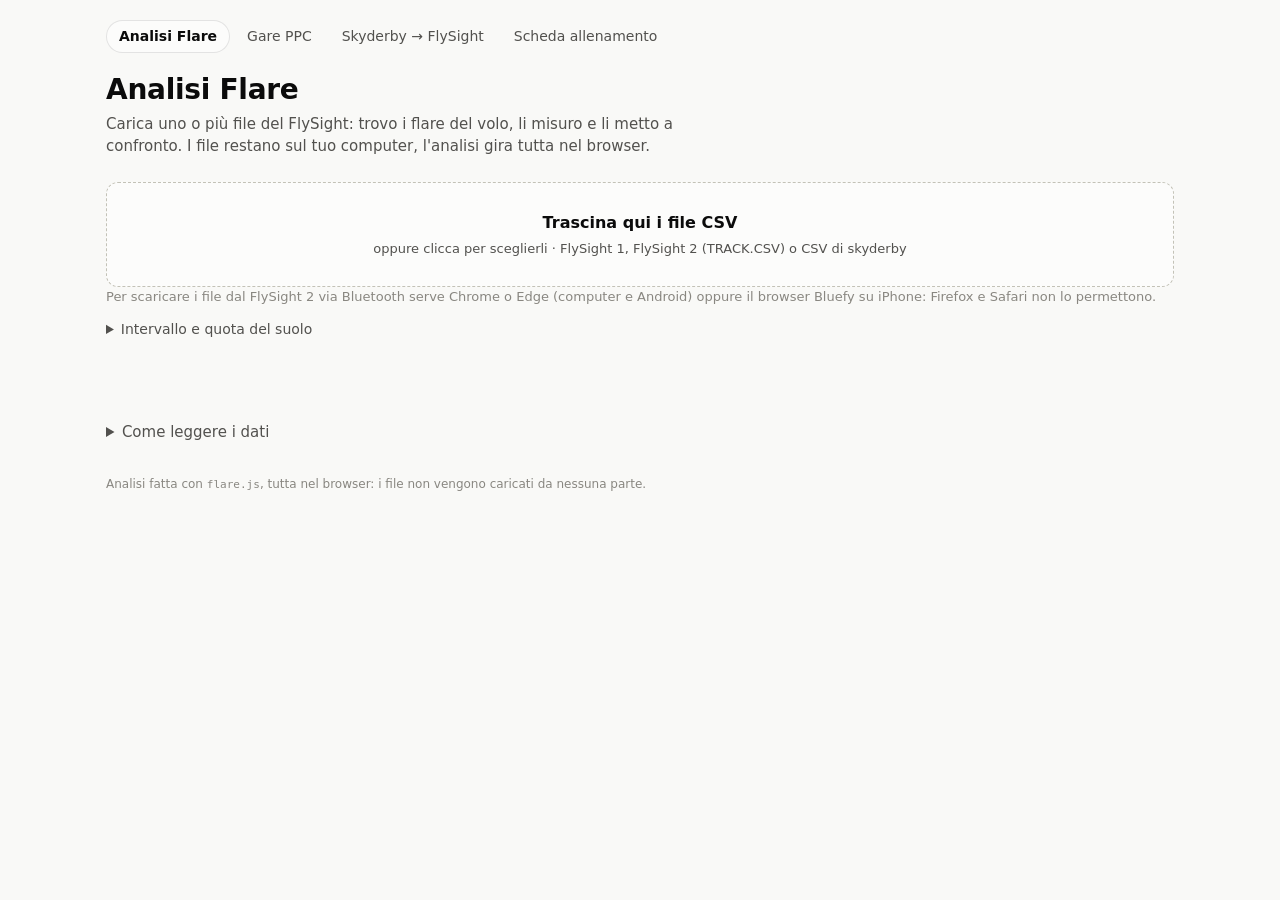
<file: index.html>
<!doctype html>
<html lang="it">
<head>
<meta charset="utf-8">
<meta name="viewport" content="width=device-width, initial-scale=1">
<title>Analisi Flare</title>
<meta name="description" content="Analisi del flare da file GPS FlySight di tuta alare, direttamente nel browser.">
<!-- il numero di versione evita che il browser usi un flare.js vecchio con la pagina nuova -->
<link rel="stylesheet" href="style.css?v=20261119b">
<script src="flysight-ble.js?v=20261119b" defer></script>
<script src="flare.js?v=20261119b" defer></script>
</head>
<body>
<main>
  <nav class="sitenav" aria-label="Sezioni">
    <a href="index.html" aria-current="page">Analisi Flare</a>
    <a href="ppc.html">Gare PPC</a>
    <a href="skyderby.html">Skyderby → FlySight</a>
    <a href="scheda.html">Scheda allenamento</a>
  </nav>

  <header class="top">
    <h1>Analisi Flare</h1>
    <p class="lede">Carica uno o più file del FlySight: trovo i flare del volo, li misuro e li metto a confronto.
      I file restano sul tuo computer, l'analisi gira tutta nel browser.</p>
  </header>

  <section class="input">
    <label class="drop" id="drop">
      <input type="file" id="files" accept=".csv,.CSV" multiple>
      <span class="drop-title">Trascina qui i file CSV</span>
      <span class="drop-sub">oppure clicca per sceglierli · FlySight 1, FlySight 2 (TRACK.CSV) o CSV di skyderby</span>
    </label>

    <div class="ble" id="ble" hidden>
      <div class="ble-head">
        <button type="button" class="primary" id="ble-connect">Collega il FlySight via Bluetooth</button>
        <span class="ble-status" id="ble-status" role="status" aria-live="polite">Solo FlySight 2: la prima volta mettilo in
          accoppiamento con un doppio clic sul pulsante (LED verde che pulsa).</span>
      </div>
      <div id="ble-sessions"></div>
    </div>
    <p class="hint ble-off" id="ble-off" hidden>Per scaricare i file dal FlySight 2 via Bluetooth serve Chrome o Edge
      (computer e Android) oppure il browser Bluefy su iPhone: Firefox e Safari non lo permettono.</p>

    <details class="manual">
      <summary>Intervallo e quota del suolo</summary>
      <p>Normalmente il volo viene trovato da solo (dall'uscita all'apertura) e la quota del suolo dai punti
        dopo l'atterraggio. Se non funziona, indica tu dove cercare i flare, in secondi dall'inizio del file,
        e la quota del suolo in metri sul livello del mare (Reggio Emilia ≈ 36 m).</p>
      <div class="manual-row">
        <label>da <input type="number" id="da" step="1" min="0" inputmode="decimal"> s</label>
        <label>a <input type="number" id="a" step="1" min="0" inputmode="decimal"> s</label>
        <label>suolo <input type="number" id="ground" step="1" inputmode="decimal"> m</label>
        <button type="button" id="rerun" disabled>Rianalizza</button>
      </div>
    </details>

    <p class="status" id="status" role="status" aria-live="polite"></p>
  </section>

  <div id="results"></div>

  <details class="help">
    <summary>Come leggere i dati</summary>
    <dl>
      <dt>Dive angle</dt>
      <dd>L'inclinazione della traiettoria rispetto all'orizzonte, come in FlySight Viewer: positivo in picchiata,
        0 in orizzontale, negativo in salita.</dd>
      <dt>Carico (g)</dt>
      <dd>La pressione sulle ali: 1 g è il volo stabile, di più significa che stai tirando su. Si calcola da quanto
        velocemente curvi la traiettoria e da quanto vai veloce.</dd>
      <dt>V orizzontale</dt>
      <dd>La velocità totale nel momento in cui sei orizzontale. È il carburante della salita e conta al quadrato:
        10 km/h in più qui valgono parecchi metri.</dd>
      <dt>Picchiata prima del flare</dt>
      <dd>Il tratto continuo più ripido di 15° che finisce alla V max: quanto dura, l'angolo medio e la quota che consuma.
        La V max è <b>già stabile</b> se nei 3 secondi prima è cresciuta meno di 5 km/h, cioè avevi già raggiunto la velocità
        della picchiata; <b>ancora in aumento</b> vuol dire che hai iniziato a tirare mentre stavi ancora accelerando.</dd>
      <dt>Riepilogo</dt>
      <dd>Una colonna per flare, con le misure divise in tre fasi: picchiata, richiamata e salita. Con più flare
        ogni cella è colorata rispetto agli altri della stessa riga: verde verso il migliore, arancio verso il
        peggiore, senza colore a metà; il migliore è anche in grassetto. Caricando più file compare in cima il
        confronto con tutti i flare, con un colore per file.</dd>
      <dt>Rotazione 45→25</dt>
      <dd>Quanti gradi al secondo ruoti tra 45° e 25° di picchiata. Paziente = 8 °/s o meno; i flare strappati
        arrivavano a 15–17 °/s. Da 45° all'orizzontale prenditi almeno 5 secondi.</dd>
      <dt>Picco di carico</dt>
      <dd>Il momento di massima pressione. Deve cadere vicino all'orizzonte (entro 12° di picchiata), non prima.</dd>
      <dt>g +1 s</dt>
      <dd>Il carico un secondo dopo l'orizzonte. Se scende sotto 1,6 g hai mollato all'orizzonte e la salita resta
        piatta: continua a ruotare per circa 2 secondi.</dd>
      <dt>Salita max</dt>
      <dd>L'angolo di salita più ripido dopo l'orizzonte. Con la CR+ i flare migliori arrivano a 20–25°.</dd>
      <dt>Guadagno</dt>
      <dd>Quota dell'apice meno quota del punto più basso.</dd>
      <dt>Ideale ed efficienza</dt>
      <dd>Senza aria tutta la velocità persa tra l'orizzontale e l'apice diventerebbe quota: (V orizz.² − V apice²) / 2g.
        L'efficienza è il guadagno vero diviso questo ideale; il resto se lo prende la resistenza. Nei flare buoni
        è intorno al 28%; sotto il 22% hai volato troppo in piano.</dd>
      <dt>V apice</dt>
      <dd>La velocità in cima alla salita: sotto 100 km/h attenzione, sotto 90 sei vicino allo stallo.</dd>
      <dt>L/D massimo</dt>
      <dd>Il rapporto più alto tra portanza e resistenza tra la V max e l'apice, ricavato dall'accelerazione: la parte
        opposta alla velocità è la resistenza, quella perpendicolare la portanza. Il vento costante non cambia
        l'accelerazione ma sposta un po' la direzione della velocità, quindi leggilo come tendenza.</dd>
      <dt>Bluetooth</dt>
      <dd>Con un FlySight 2 col firmware ufficiale aggiornato puoi scaricare i salti senza cavo: serve Chrome o Edge
        (computer e Android) oppure Bluefy su iPhone. La prima volta metti il FlySight in accoppiamento con un doppio clic
        sul pulsante (LED verde che pulsa), poi premi "Collega": le volte successive basta premere "Collega". I salti sono
        elencati per giorno con l'ora locale; il collegamento è solo in lettura, sul FlySight non viene scritto né
        cancellato niente. Tieni la pagina aperta e lo schermo acceso finché lo scaricamento non è finito.</dd>
      <dt>Precisione</dt>
      <dd>Il GPS misura la velocità rispetto al suolo, non all'aria: con vento i numeri cambiano un po'. Con file sotto
        i 5 Hz carichi e rotazioni sono approssimati.</dd>
    </dl>
  </details>

  <footer>Analisi fatta con <code>flare.js</code>, tutta nel browser: i file non vengono caricati da nessuna parte.</footer>
</main>
</body>
</html>
</file>
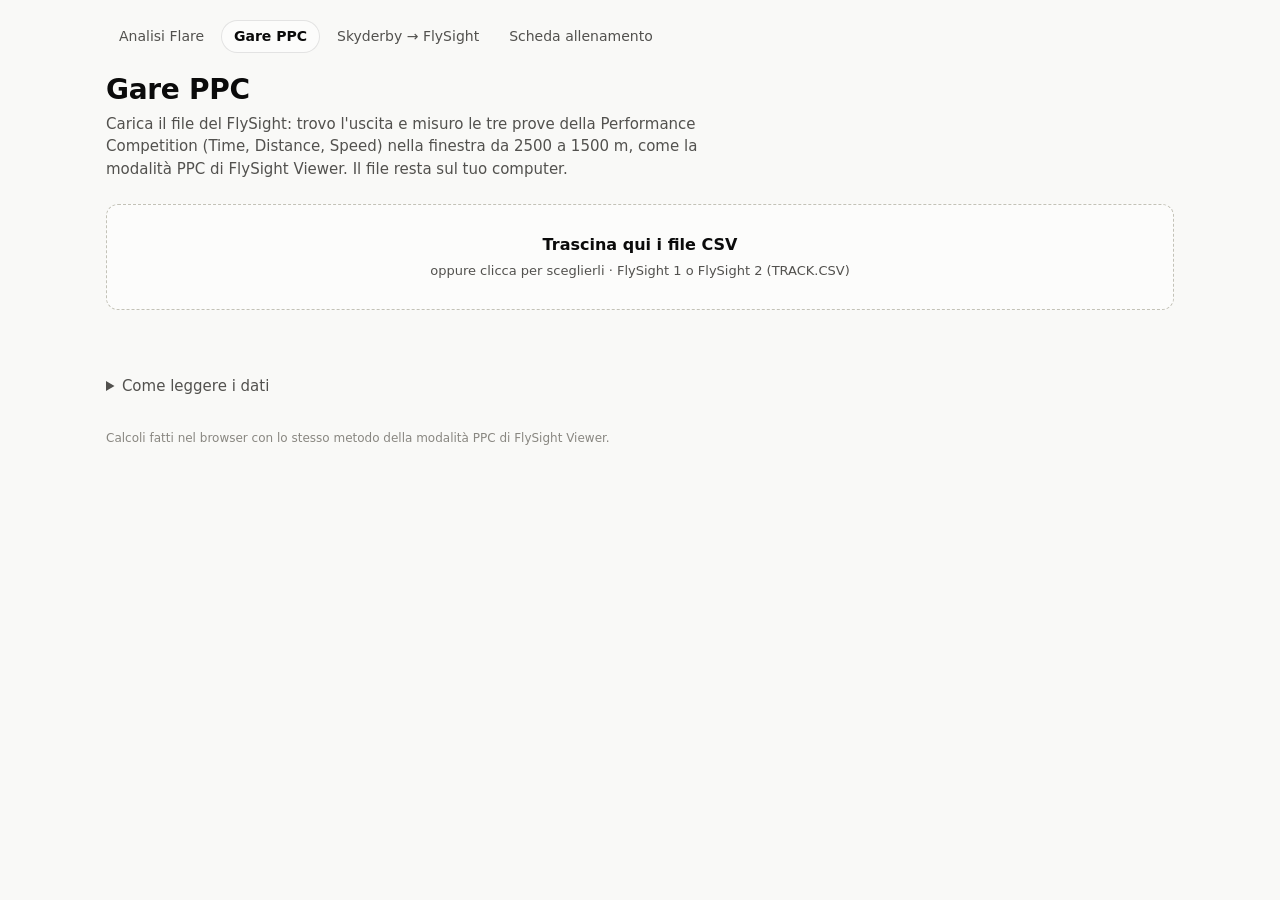
<file: ppc.html>
<!doctype html>
<html lang="it">
<head>
<meta charset="utf-8">
<meta name="viewport" content="width=device-width, initial-scale=1">
<title>Gare PPC</title>
<meta name="description" content="Time, Distance e Speed della Performance Competition (PPC) da file FlySight, con il vento in quota, direttamente nel browser.">
<link rel="stylesheet" href="style.css">
<script src="ppc.js" defer></script>
</head>
<body>
<main>
  <nav class="sitenav" aria-label="Sezioni">
    <a href="index.html">Analisi Flare</a>
    <a href="ppc.html" aria-current="page">Gare PPC</a>
    <a href="skyderby.html">Skyderby → FlySight</a>
    <a href="scheda.html">Scheda allenamento</a>
  </nav>

  <header class="top">
    <h1>Gare PPC</h1>
    <p class="lede">Carica il file del FlySight: trovo l'uscita e misuro le tre prove della Performance Competition
      (Time, Distance, Speed) nella finestra da 2500 a 1500 m, come la modalità PPC di FlySight Viewer.
      Il file resta sul tuo computer.</p>
  </header>

  <section class="input">
    <label class="drop" id="drop">
      <input type="file" id="files" accept=".csv,.CSV" multiple>
      <span class="drop-title">Trascina qui i file CSV</span>
      <span class="drop-sub">oppure clicca per sceglierli · FlySight 1 o FlySight 2 (TRACK.CSV)</span>
    </label>
    <p class="status" id="status" role="status" aria-live="polite"></p>
  </section>

  <div id="app" hidden>
    <section class="card">
      <div class="card-head">
        <h2 id="jump-name"></h2>
        <label class="pick" id="pick-wrap" hidden>Salto
          <select id="pick"></select>
        </label>
      </div>
      <p class="meta" id="jump-meta"></p>

      <div class="ppc-layout">
        <div class="ppc-settings">
          <div class="field">
            <span class="field-label" id="mode-label">Prova</span>
            <div class="seg" role="radiogroup" aria-labelledby="mode-label">
              <button type="button" role="radio" data-mode="time">Time</button>
              <button type="button" role="radio" data-mode="distance">Distance</button>
              <button type="button" role="radio" data-mode="speed">Speed</button>
            </div>
          </div>

          <div class="field">
            <span class="field-label">Finestra (m dal suolo)</span>
            <div class="window-row">
              <label>Top <input type="number" id="top" step="10" inputmode="decimal"></label>
              <label>Bottom <input type="number" id="bottom" step="10" inputmode="decimal"></label>
              <div class="updown">
                <button type="button" id="up" title="Alza la finestra di 10 m" aria-label="Alza la finestra di 10 m">▲</button>
                <button type="button" id="down" title="Abbassa la finestra di 10 m" aria-label="Abbassa la finestra di 10 m">▼</button>
              </div>
              <button type="button" id="fai" title="Finestra FAI: 2500 → 1500 m">FAI</button>
            </div>
          </div>

          <div class="field">
            <label class="field-label" for="ground">Quota del suolo (m s.l.m.)</label>
            <div class="window-row">
              <input type="number" id="ground" step="1" inputmode="decimal">
              <button type="button" id="ground-auto" class="linkbtn">usa l'atterraggio</button>
            </div>
          </div>

          <div class="field">
            <div class="window-row">
              <label class="check"><input type="checkbox" id="high-on"> Uscite alte: parti da</label>
              <input type="number" id="high-from" step="100" inputmode="decimal" aria-label="Quota di partenza per le uscite alte (m)">
              <span class="hint" style="margin:0">m</span>
            </div>
            <p class="hint">Se esci più di 500 m sopra questa quota (es. a 4200 invece che a 3200), il punto di partenza
              della corsia e il controllo del GPS iniziano quando passi questa quota, come se fossi uscito lì.
              La finestra di gara non cambia.</p>
          </div>

          <div class="field">
            <label class="check"><input type="checkbox" id="lane-on"> Corsia designata (Draw lane)</label>
            <div class="window-row lane-row">
              <label>Lat <input type="number" id="lane-lat" step="0.0000001" inputmode="decimal"></label>
              <label>Lon <input type="number" id="lane-lon" step="0.0000001" inputmode="decimal"></label>
            </div>
            <label class="check small"><input type="checkbox" id="repeat"> Ho già avuto un'infrazione oltre 300 m in un salto precedente</label>
            <p class="hint">Lat/Lon del Ground Reference Point. La corsia va dal punto dei 9 s (9 s dopo aver
              raggiunto 10 m/s in verticale) a questo punto ed è larga 600 m. Fuori corsia fino a 150 m: −10%,
              da 150 a 300 m: −20%, oltre 300 m: −50% (risultato zero se è già successo in un salto precedente).</p>
          </div>
        </div>

        <div class="ppc-results" id="results"></div>
      </div>
    </section>

    <section class="card" id="lane-card" hidden>
      <h3>Traiettoria e corsia</h3>
      <p class="hint">Vista dall'alto con la corsia in orizzontale: si vola da sinistra verso il Ground Reference Point.
        In evidenza il tratto controllato, dal punto dei 9 s (o dalla quota di partenza nelle uscite alte) all'uscita dalla finestra.</p>
      <div id="plan"></div>
    </section>

    <section class="card">
      <div class="block-head">
        <h3>Vento in quota</h3>
        <label class="pick">Modello
          <select id="model">
            <option value="gfs_seamless">GFS · NOAA</option>
            <option value="icon_seamless">ICON · DWD</option>
          </select>
        </label>
      </div>
      <p class="hint">Previsione del modello per l'ora e il luogo dell'uscita, interpolata alle quote della finestra.
        Dati da <a href="https://open-meteo.com/" target="_blank" rel="noopener">Open-Meteo</a>
        (a cui vengono inviate solo data e posizione approssimata del salto).
        Il vento “in coda” è misurato lungo la direzione media del volo nella finestra.</p>
      <div id="wind"></div>
    </section>
  </div>

  <details class="help">
    <summary>Come leggere i dati</summary>
    <dl>
      <dt>Uscita</dt>
      <dd>Come FlySight Viewer: il momento in cui la velocità verticale raggiunge 9,8 m/s, riportato indietro
        di quanto serve per arrivarci in caduta. Da lì parte la distanza totale.</dd>
      <dt>Finestra</dt>
      <dd>Inizia al primo passaggio sotto il Top dopo l'uscita e finisce al primo passaggio sotto il Bottom.
        Le quote sono rispetto al suolo, che di default è la quota dell'atterraggio.</dd>
      <dt>Time</dt>
      <dd>Secondi passati nella finestra.</dd>
      <dt>Distance</dt>
      <dd>Distanza in linea retta (sull'ellissoide WGS84) tra il punto d'ingresso e quello d'uscita dalla finestra.</dd>
      <dt>Speed</dt>
      <dd>Distance diviso Time, in km/h.</dd>
      <dt>SEP</dt>
      <dd>Precisione stimata del GPS (0,5127 × (2·hAcc + vAcc)), il valore peggiore tra 20 m sopra il Top e 20 m sotto il Bottom.
        Più è basso, meglio è.</dd>
      <dt>Uscite alte</dt>
      <dd>Con l'opzione attiva, se l'uscita è più di 500 m sopra la quota indicata (di default 3200 m) il salto viene
        considerato da quella quota: lì parte la corsia (al posto del punto dei 9 s) e il controllo del GPS.</dd>
      <dt>Corsia</dt>
      <dd>Regola FAI 5.6.2: dal punto dei 9 s all'uscita dalla finestra non devi uscire dalla corsia larga 600 m.
        La distanza fuori corsia è misurata ad angolo retto dal bordo; il risultato penalizzato è arrotondato
        a un decimale per Time e Speed e al metro per Distance (5.10.1).</dd>
      <dt>Dati GPS validi</dt>
      <dd>Regola FAI 5.7.4: dal punto dei 9 s fino a 20 m sotto il Bottom ogni punto deve avere SEP sotto i 10 m,
        altrimenti in gara si ha diritto a un rejump.</dd>
      <dt>Rispetto all'aria</dt>
      <dd>Distance e Speed tolto il vento del modello alla quota in cui eri. Il risultato ufficiale resta quello rispetto al suolo:
        questi valori servono a capire quanto ti ha aiutato o frenato il vento.</dd>
    </dl>
  </details>

  <footer>Calcoli fatti nel browser con lo stesso metodo della modalità PPC di FlySight Viewer.</footer>
</main>
</body>
</html>
</file>
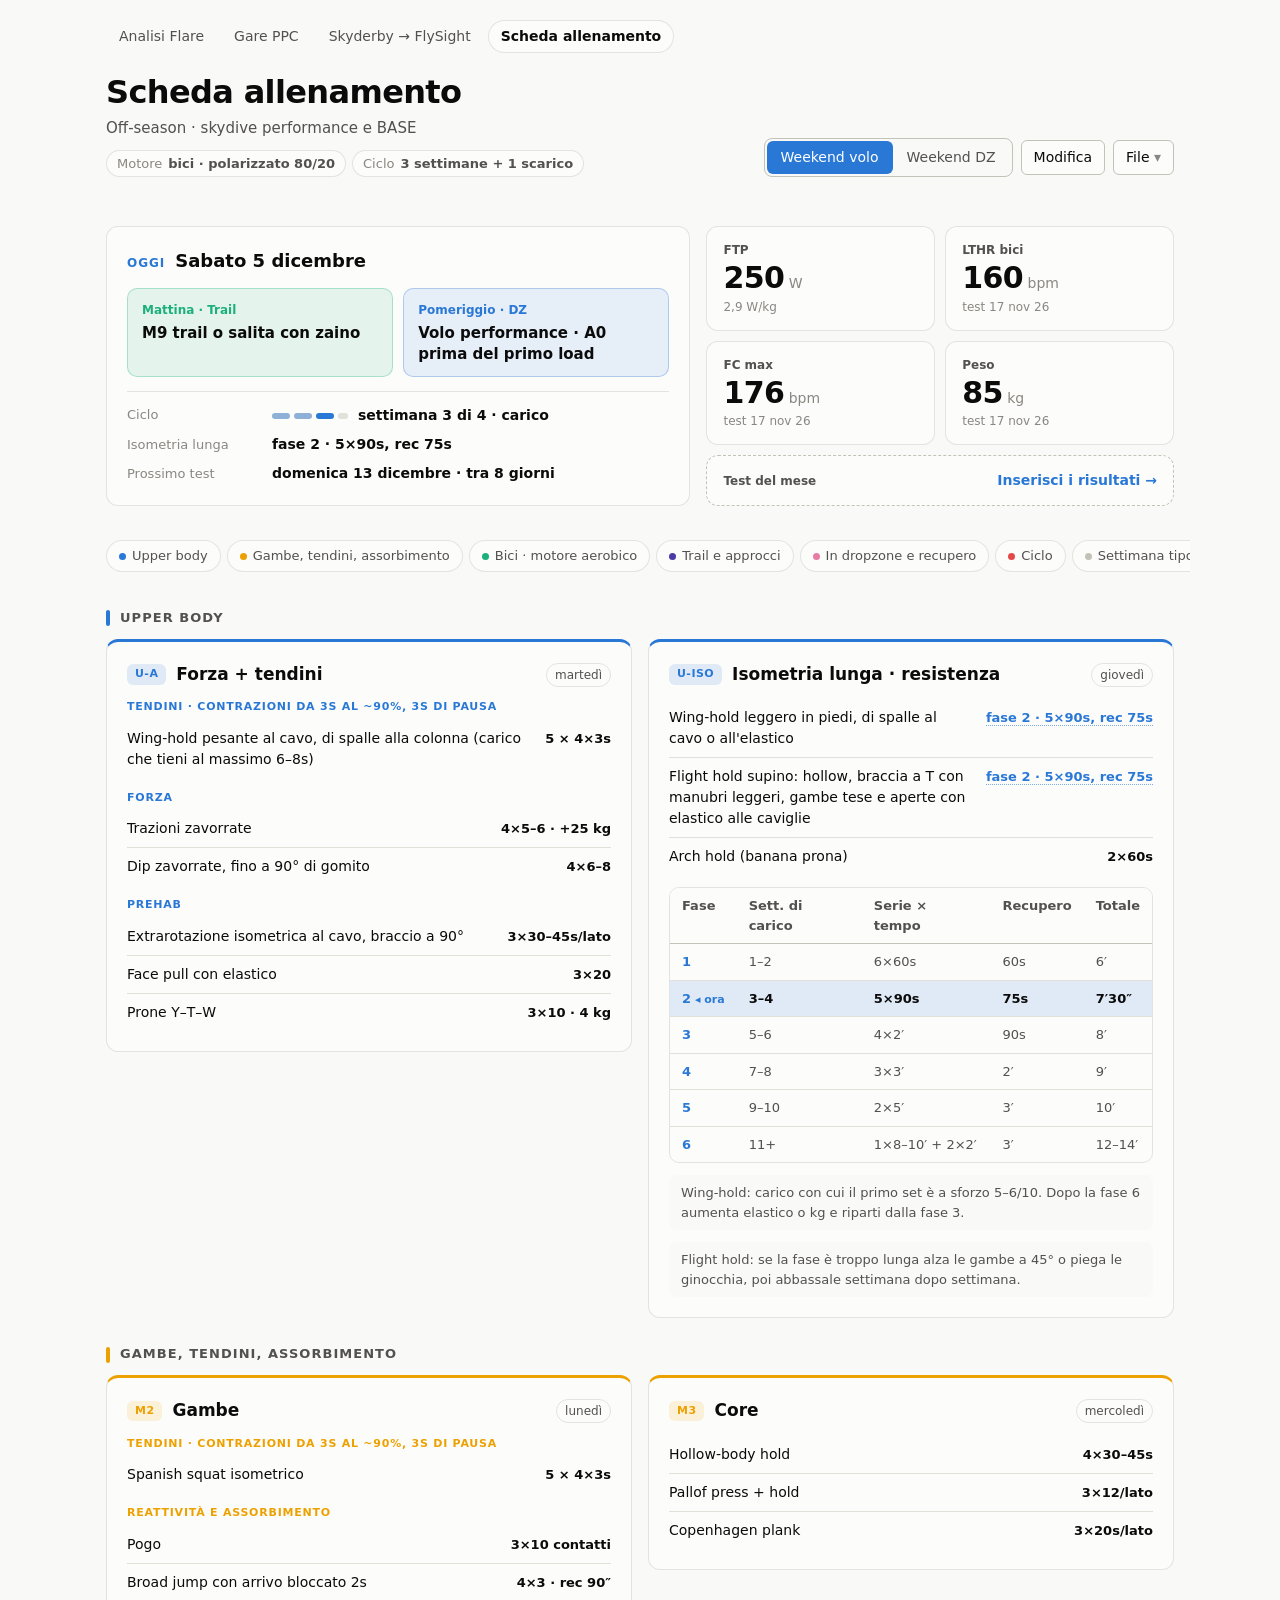
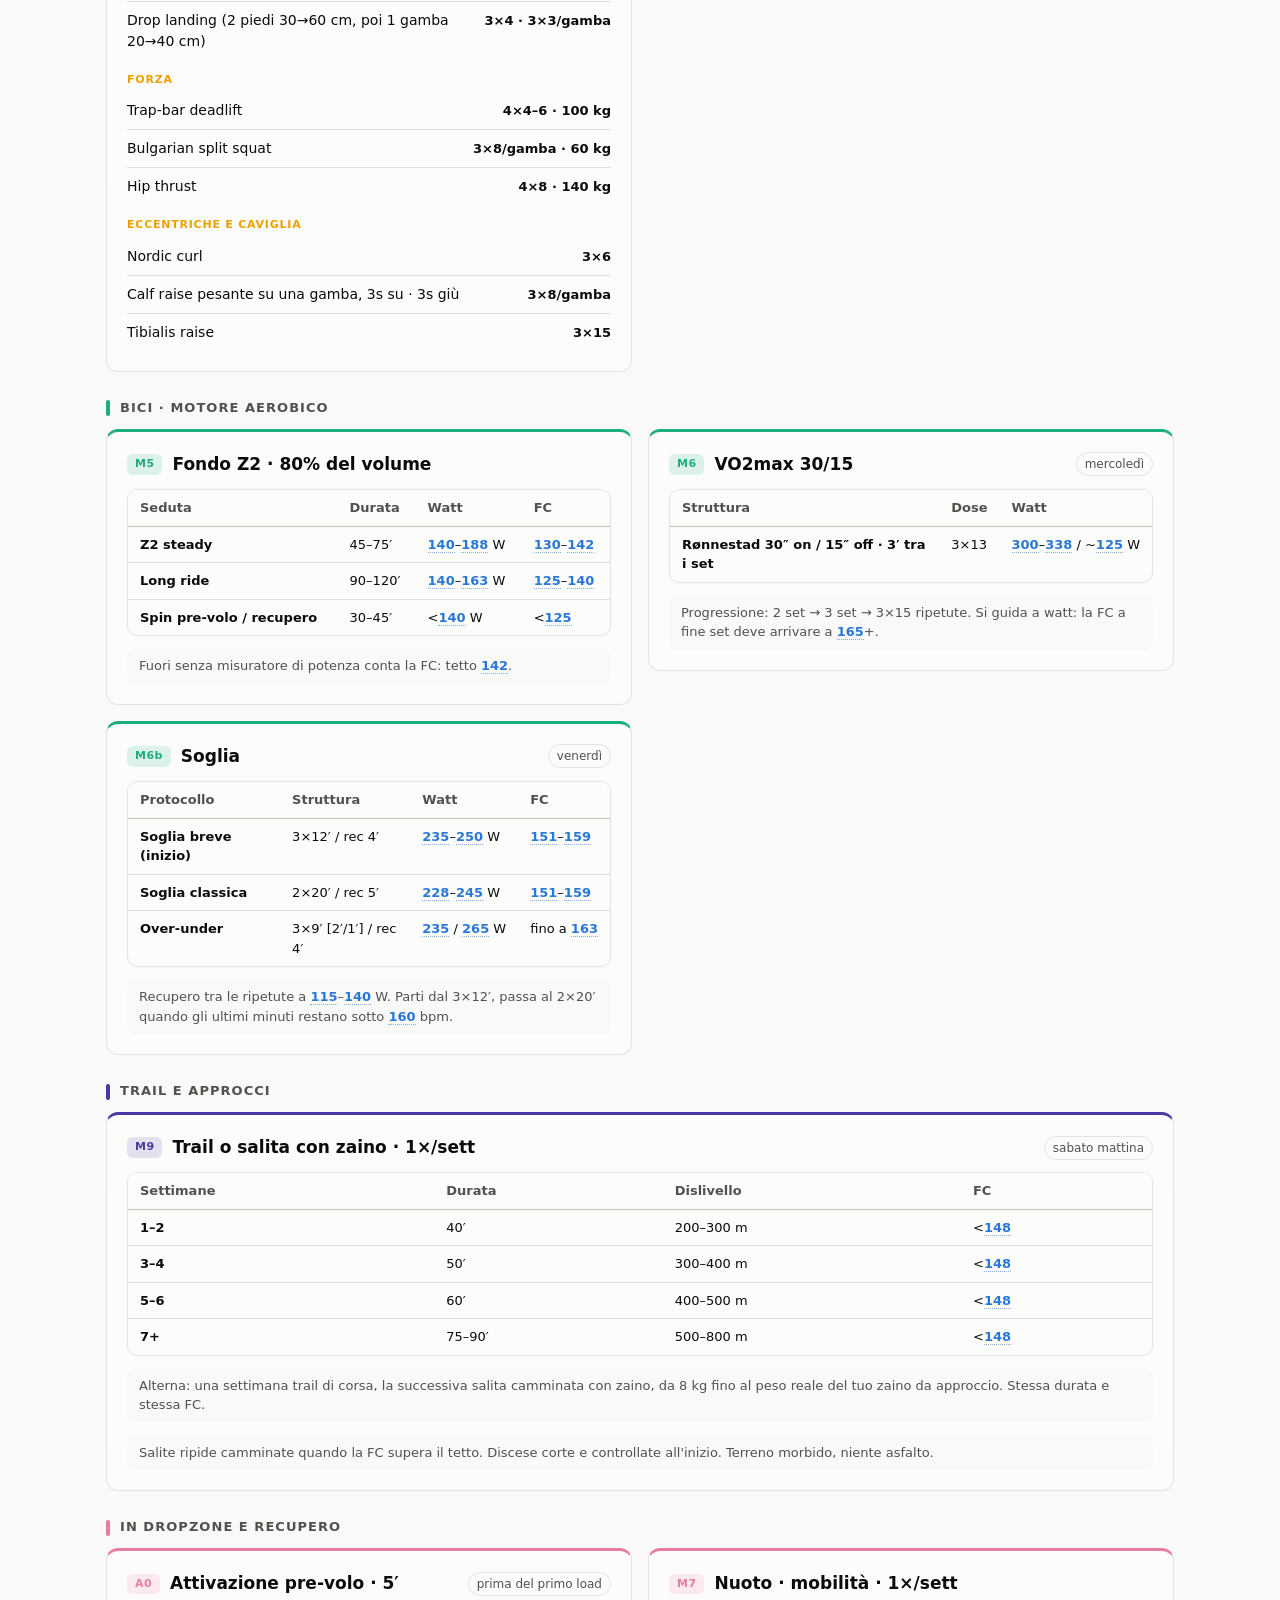
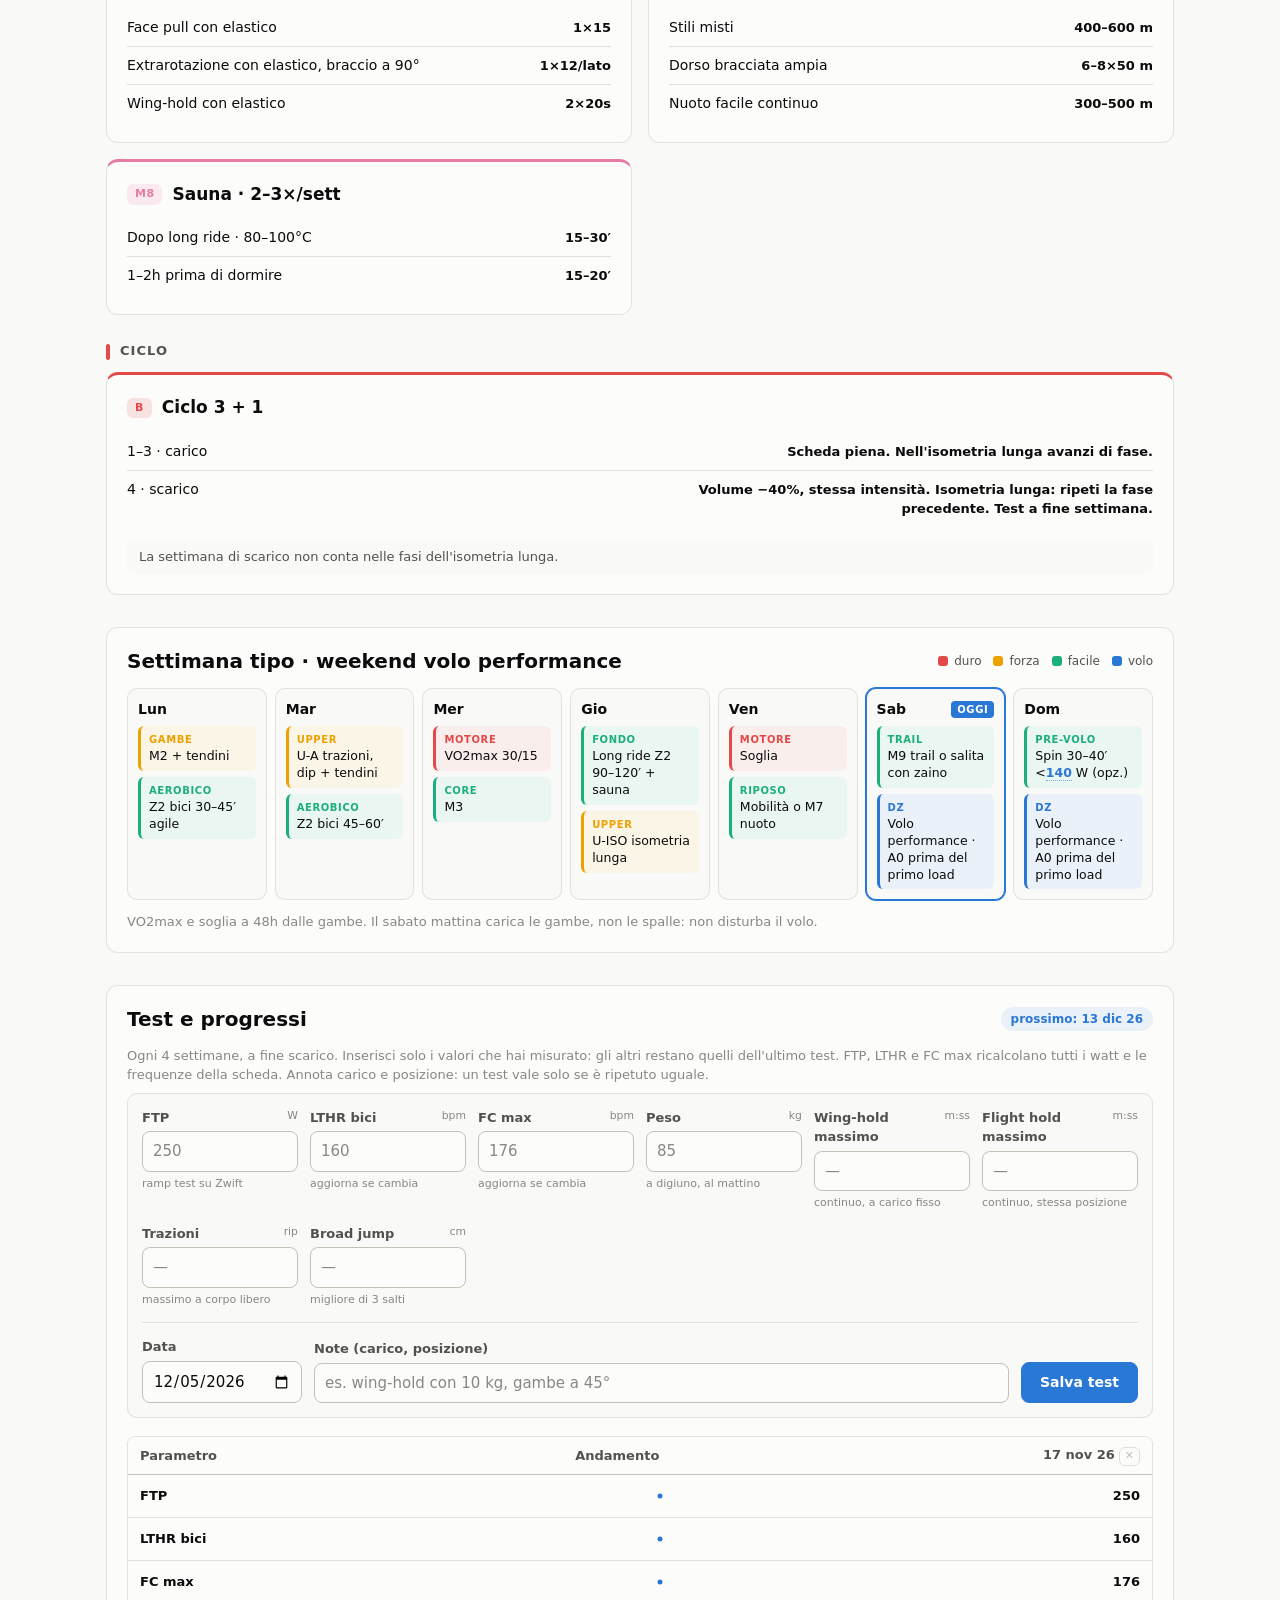
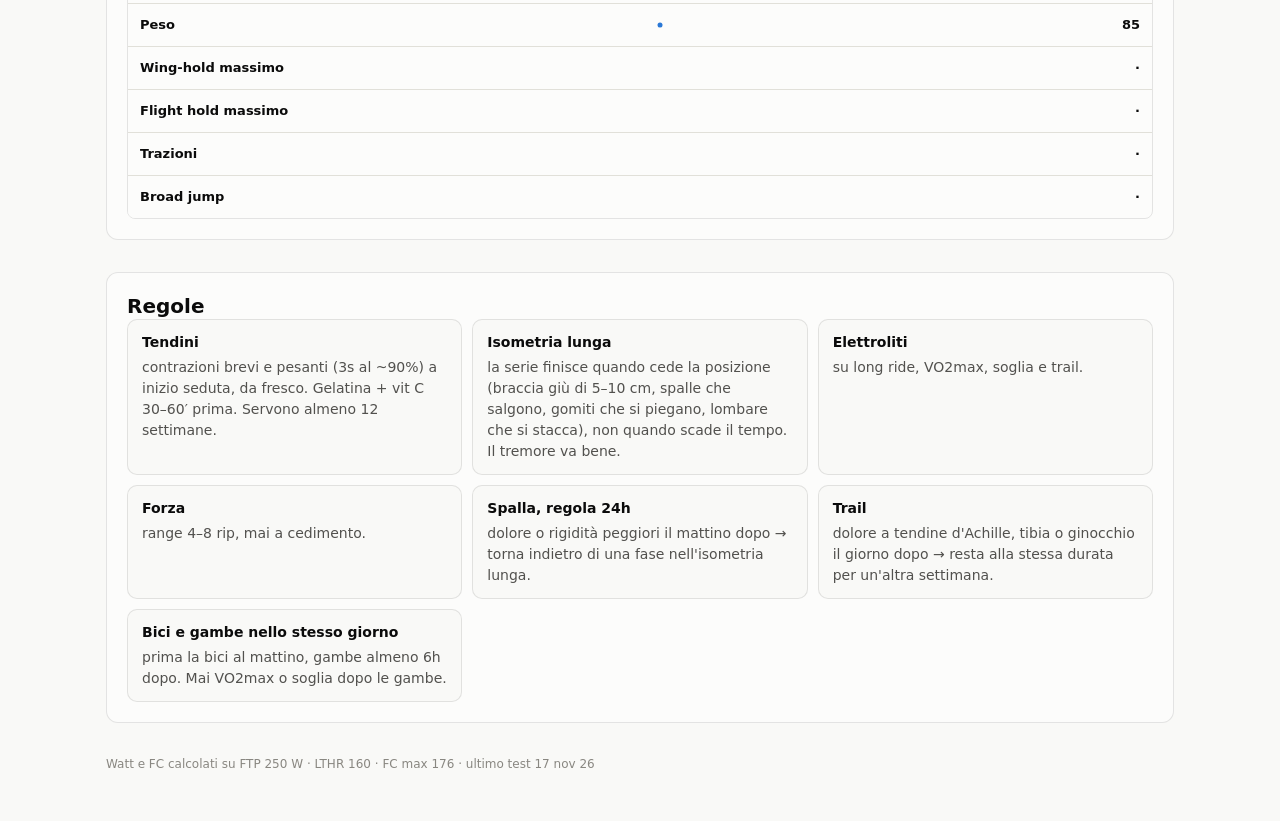
<file: scheda.html>
<!doctype html>
<html lang="it">
<head>
<meta charset="utf-8">
<meta name="viewport" content="width=device-width, initial-scale=1">
<title>Scheda allenamento</title>
<meta name="description" content="Scheda di allenamento off-season per wingsuit performance e BASE: watt e frequenze calcolati dai test mensili.">
<link rel="stylesheet" href="style.css">
<script src="scheda.js" defer></script>
</head>
<body>
<main class="scheda">
  <nav class="sitenav" aria-label="Sezioni">
    <a href="index.html">Analisi Flare</a>
    <a href="ppc.html">Gare PPC</a>
    <a href="skyderby.html">Skyderby → FlySight</a>
    <a href="scheda.html" aria-current="page">Scheda allenamento</a>
  </nav>

  <header class="sk-head">
    <div class="sk-head-text">
      <h1 id="titolo">Scheda allenamento</h1>
      <p class="lede" id="sottotitolo"></p>
      <dl class="sk-meta" id="meta"></dl>
    </div>
    <div class="sk-tools" aria-label="Comandi">
      <div class="seg" role="radiogroup" aria-label="Tipo di weekend">
        <button type="button" role="radio" aria-checked="true" data-v="fly">Weekend volo</button>
        <button type="button" role="radio" aria-checked="false" data-v="dz">Weekend DZ</button>
      </div>
      <button type="button" id="edit" aria-pressed="false">Modifica</button>
      <details class="sk-more">
        <summary>File</summary>
        <div class="sk-menu">
          <button type="button" id="dl-json">Scarica JSON</button>
          <button type="button" id="dl-csv">Scarica CSV</button>
          <button type="button" id="print">Stampa / PDF</button>
          <label class="sk-filebtn">Carica JSON<input type="file" id="load" accept=".json,application/json"></label>
        </div>
      </details>
    </div>
  </header>

  <p class="status" id="status" role="status" aria-live="polite"></p>
  <p class="sk-banner" id="local" hidden>Stai vedendo la versione salvata su questo dispositivo.
    <button type="button" class="linkbtn" id="reset">Torna alla scheda del sito</button></p>
  <p class="sk-banner" id="edit-hint" hidden>Tocca un testo per cambiarlo; si salva da solo su questo dispositivo.
    I numeri tra parentesi quadre sono formule: <code>[FTP 56%]</code> è il 56% della FTP,
    <code>[LTHR 90%]</code> e <code>[FCMAX 94%]</code> le frequenze, <code>[FASE]</code> la fase dell'isometria lunga.</p>

  <section class="sk-hero" aria-label="Situazione attuale">
    <article class="card sk-now" id="now"></article>
    <div class="sk-kpis" id="kpis"></div>
  </section>

  <nav class="sk-toc" id="toc" aria-label="Parti della scheda"></nav>

  <div id="content"></div>

  <section class="card sk-block" id="settimana">
    <div class="sk-block-head">
      <h2 id="week-title">Settimana tipo</h2>
      <div class="sk-legend" aria-hidden="true">
        <span class="k-duro">duro</span><span class="k-forte">forza</span><span class="k-facile">facile</span><span class="k-volo">volo</span>
      </div>
    </div>
    <div class="sk-days" id="week"></div>
    <p class="hint sk-week-note" id="week-note"></p>
  </section>

  <section class="card sk-block" id="test">
    <div class="sk-block-head">
      <h2>Test e progressi</h2>
      <span class="sk-chip" id="test-when"></span>
    </div>
    <p class="hint">Ogni 4 settimane, a fine scarico. Inserisci solo i valori che hai misurato: gli altri restano quelli dell'ultimo test.
      FTP, LTHR e FC max ricalcolano tutti i watt e le frequenze della scheda. Annota carico e posizione: un test vale solo se è ripetuto uguale.</p>
    <form class="sk-form" id="test-form" novalidate>
      <div class="sk-form-grid" id="test-fields"></div>
      <div class="sk-form-foot">
        <label class="sk-field sk-field-date"><span>Data</span><input type="date" id="t-data" required></label>
        <label class="sk-field sk-field-note"><span>Note (carico, posizione)</span><input type="text" id="t-note" placeholder="es. wing-hold con 10 kg, gambe a 45°"></label>
        <button type="submit" class="sk-primary">Salva test</button>
      </div>
    </form>
    <div class="scroll sk-hist-wrap"><table class="sk-hist" id="test-history"></table></div>
  </section>

  <section class="card sk-block sk-rules" id="regole">
    <h2>Regole</h2>
    <ul id="rules"></ul>
  </section>

  <footer id="piede"></footer>
</main>
</body>
</html>
</file>
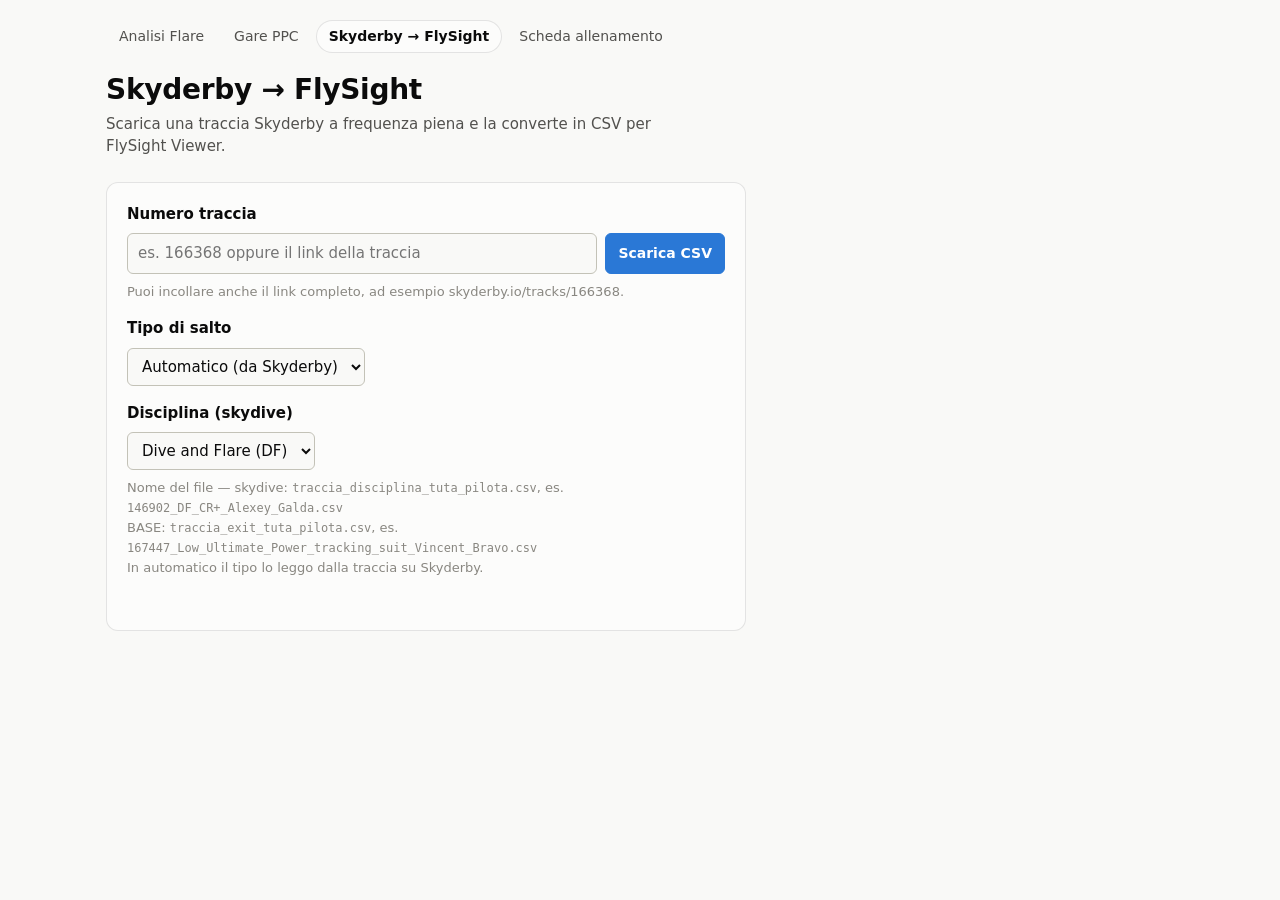
<file: skyderby.html>
<!doctype html>
<html lang="it">
<head>
<meta charset="utf-8">
<meta name="viewport" content="width=device-width, initial-scale=1">
<title>Skyderby → FlySight</title>
<meta name="description" content="Scarica una traccia Skyderby a frequenza piena e la converte in CSV per FlySight Viewer, direttamente nel browser.">
<link rel="stylesheet" href="style.css">
<style>
  .sky { max-width: 640px; display: flex; flex-direction: column; gap: 16px; }
  .sky .card { padding: 20px; }
  .sky-label { display: block; font-weight: 600; margin-bottom: 8px; }
  .sky-row { display: flex; gap: 8px; }
  .sky-row input {
    flex: 1; min-width: 0; font: inherit; padding: 8px 10px; color: var(--ink);
    background: var(--page); border: 1px solid var(--axis); border-radius: 6px;
  }
  .sky-row button { white-space: nowrap; font-weight: 600; color: #fff; background: var(--accent); border-color: var(--accent); }
  .sky-hint { color: var(--muted); font-size: 13px; margin: 8px 0 0; }
  .sky-gap { margin-top: 16px; }
  .sky-hint code { overflow-wrap: anywhere; }
  #disc, #kind { font: inherit; padding: 8px 10px; color: var(--ink); background: var(--page);
          border: 1px solid var(--axis); border-radius: 6px; max-width: 100%; }
  .status.ok { color: var(--c6); }
  #fallback ol { padding-left: 20px; margin: 8px 0 12px; }
  #fallback a { color: var(--accent); word-break: break-all; }
  #facts { display: grid; grid-template-columns: auto 1fr; gap: 4px 16px; margin: 4px 0 0; font-size: 14px; }
  #facts dt { color: var(--ink-2); } #facts dd { margin: 0; font-variant-numeric: tabular-nums; word-break: break-word; }
</style>
</head>
<body>
<main>
  <nav class="sitenav" aria-label="Sezioni">
    <a href="index.html">Analisi Flare</a>
    <a href="ppc.html">Gare PPC</a>
    <a href="skyderby.html" aria-current="page">Skyderby → FlySight</a>
    <a href="scheda.html">Scheda allenamento</a>
  </nav>

  <header class="top">
    <h1>Skyderby → FlySight</h1>
    <p class="lede">Scarica una traccia Skyderby a frequenza piena e la converte in CSV per FlySight Viewer.</p>
  </header>

  <div class="sky">
    <section class="card">
      <label class="sky-label" for="track">Numero traccia</label>
      <div class="sky-row">
        <input id="track" type="text" inputmode="numeric" placeholder="es. 166368 oppure il link della traccia" autocomplete="off">
        <button id="go" type="button">Scarica CSV</button>
      </div>
      <p class="sky-hint">Puoi incollare anche il link completo, ad esempio skyderby.io/tracks/166368.</p>
      <label class="sky-label sky-gap" for="kind">Tipo di salto</label>
      <select id="kind">
        <option value="auto">Automatico (da Skyderby)</option>
        <option value="skydive">Skydive</option>
        <option value="base">BASE</option>
      </select>
      <div id="disc-wrap">
        <label class="sky-label sky-gap" for="disc">Disciplina (skydive)</label>
        <select id="disc">
          <option value="DF">Dive and Flare (DF)</option>
          <option value="TIME">Time (TIME)</option>
          <option value="SPEED">Speed (SPEED)</option>
          <option value="DIST">Distance (DIST)</option>
        </select>
      </div>
      <p class="sky-hint" id="pattern"></p>
      <p class="status" id="status" role="status" aria-live="polite"></p>
    </section>

    <section class="card" id="fallback" hidden>
      <span class="sky-label">Download diretto non riuscito</span>
      <ol>
        <li>Apri questo link e salva la pagina (Cmd/Ctrl+S, formato .json):<br><a id="rawlink" href="#" target="_blank" rel="noopener"></a></li>
        <li>Trascina il file qui sotto: lo converto subito.</li>
      </ol>
      <label class="drop" id="drop">
        <input id="file" type="file" accept=".json,application/json">
        <span class="drop-title">Trascina qui il file .json</span>
        <span class="drop-sub">oppure clicca per sceglierlo</span>
      </label>
    </section>

    <section class="card" id="summary" hidden>
      <span class="sky-label">Ultima conversione</span>
      <dl id="facts"></dl>
    </section>
  </div>
</main>

<script>
// ---------- conversione (pura, senza DOM) ----------
const SkyConv = (() => {
  const R = 6371000;

  // Normalizza i due formati Skyderby:
  //  - web  /tracks/ID/points.json  -> {points:[{gpsTime, absAltitude, hSpeed (m/s), ...}]}
  //  - api  /api/v1/tracks/ID/points -> [{gps_time, abs_altitude, h_speed, ...}] (unità rilevate)
  function normalize(data) {
    const raw = Array.isArray(data) ? data : (data && data.points);
    if (!Array.isArray(raw) || raw.length < 10) throw new Error('Il file non contiene punti di una traccia Skyderby.');
    const get = (p, a, b) => (p[a] !== undefined ? p[a] : p[b]);
    const pts = raw.map(p => ({
      time: get(p, 'gpsTime', 'gps_time'),
      lat: +get(p, 'latitude', 'latitude'),
      lon: +get(p, 'longitude', 'longitude'),
      h: +get(p, 'absAltitude', 'abs_altitude'),
      vh: +get(p, 'hSpeed', 'h_speed'),
      vz: +get(p, 'vSpeed', 'v_speed'),
      hAcc: get(p, 'horizontalAccuracy', 'horizontal_accuracy'),
      vAcc: get(p, 'verticalAccuracy', 'vertical_accuracy'),
      sAcc: get(p, 'speedAccuracy', 'speed_accuracy'),
      sep50: get(p, 'sep50', 'sep50'),
    })).filter(p => p.time && isFinite(p.lat) && isFinite(p.lon) && isFinite(p.h));
    pts.forEach(p => p.t = Date.parse(p.time) / 1000);
    pts.sort((a, b) => a.t - b.t);
    // dedup sul tempo
    const out = [];
    for (const p of pts) if (!out.length || p.t > out[out.length - 1].t) out.push(p);

    // Unità e segno della velocità verticale: confronto con la derivata della quota.
    // Fattore 1 (m/s) o 3.6 (km/h); vSpeed Skyderby è positiva in discesa.
    const ratios = [];
    for (let i = 5; i < out.length - 5; i++) {
      const dz = -(out[i + 5].h - out[i - 5].h) / (out[i + 5].t - out[i - 5].t); // discesa positiva, m/s
      if (Math.abs(dz) > 8) ratios.push(out[i].vz / dz);
    }
    let factor = 1, sign = 1;
    if (ratios.length > 20) {
      ratios.sort((a, b) => a - b);
      const med = ratios[Math.floor(ratios.length / 2)];
      sign = med < 0 ? -1 : 1;
      factor = Math.abs(Math.abs(med) - 3.6) < Math.abs(Math.abs(med) - 1) ? 3.6 : 1;
    }
    out.forEach(p => { p.vh = p.vh / factor; p.vz = sign * p.vz / factor; });
    return { pts: out, factor, sign };
  }

  // Velocità N/E: direzione dalle posizioni (differenza centrata ±1 s), modulo = hSpeed Skyderby.
  function toFlySight(pts) {
    const n = pts.length;
    const lat0 = pts[0].lat * Math.PI / 180, lon0 = pts[0].lon * Math.PI / 180;
    let latSum = 0; pts.forEach(p => latSum += p.lat); const cosm = Math.cos(latSum / n * Math.PI / 180);
    const xs = pts.map(p => R * (p.lon * Math.PI / 180 - lon0) * cosm);
    const ys = pts.map(p => R * (p.lat * Math.PI / 180 - lat0));
    const dts = []; for (let i = 1; i < n; i++) dts.push(pts[i].t - pts[i - 1].t);
    dts.sort((a, b) => a - b); const dt = dts[Math.floor(dts.length / 2)] || 0.2;
    const k = Math.max(1, Math.round(1 / dt));

    const lines = [
      'time,lat,lon,hMSL,velN,velE,velD,hAcc,vAcc,sAcc,heading,cAcc,gpsFix,numSV',
      ',(deg),(deg),(m),(m/s),(m/s),(m/s),(m),(m),(m/s),(deg),(deg),,',
    ];
    for (let i = 0; i < n; i++) {
      const a = Math.max(0, i - k), b = Math.min(n - 1, i + k);
      const dx = xs[b] - xs[a], dy = ys[b] - ys[a];
      const d = Math.hypot(dx, dy) || 1e-9;
      const p = pts[i];
      const vN = p.vh * dy / d, vE = p.vh * dx / d;
      let head = Math.atan2(vE, vN) * 180 / Math.PI; if (head < 0) head += 360;
      const s50 = isFinite(+p.sep50) ? +p.sep50 : 5;
      const hAcc = isFinite(+p.hAcc) && p.hAcc !== null ? +p.hAcc : s50 / 1.54;
      const vAcc = isFinite(+p.vAcc) && p.vAcc !== null ? +p.vAcc : s50 / 1.54;
      const sAcc = isFinite(+p.sAcc) && p.sAcc !== null ? +p.sAcc : 0.5;
      const iso = new Date(Math.round(p.t * 100) * 10).toISOString().replace(/(\.\d\d)\dZ$/, '$1Z');
      lines.push([iso, p.lat.toFixed(7), p.lon.toFixed(7), p.h.toFixed(3), vN.toFixed(2), vE.toFixed(2),
        p.vz.toFixed(2), hAcc.toFixed(3), vAcc.toFixed(3), sAcc.toFixed(2), head.toFixed(5), '0.00000', '3', '12'].join(','));
    }
    return { csv: lines.join('\n') + '\n', hz: 1 / dt };
  }

  function convert(data) {
    const { pts } = normalize(data);
    const { csv, hz } = toFlySight(pts);
    let hmax = -Infinity; pts.forEach(p => { if (p.h > hmax) hmax = p.h; });
    return { csv, hz, count: pts.length, start: pts[0].time, duration: pts[pts.length - 1].t - pts[0].t, hmax };
  }
  return { convert };
})();
if (typeof module !== 'undefined') module.exports = SkyConv;

// ---------- interfaccia ----------
if (typeof document !== 'undefined') {
  const $ = id => document.getElementById(id);
  const input = $('track'), btn = $('go'), status = $('status');
  let currentId = null;

  const parseId = v => { const m = String(v).match(/(\d{3,})/); return m ? m[1] : null; };
  const setStatus = (msg, cls = '') => { status.textContent = msg; status.className = 'status' + (cls ? ' ' + cls : ''); };
  const rawUrl = id => `https://skyderby.io/tracks/${id}/points.json?original_frequency=true&trimmed=false`;
  // Endpoint API: unico con CORS aperto. Frequenza piena; margini ampi = traccia praticamente intera.
  const apiUrl = id => `https://skyderby.io/api/v1/tracks/${id}/points?freq_1_hz=false`
    + `&trimmed[seconds_before_start]=3600&trimmed[seconds_after_end]=3600`;
  const infoUrl = id => `https://skyderby.io/api/v1/tracks/${id}`;

  // Tipo di salto e disciplina: ricorda l'ultima scelta.
  const disc = $('disc'), kind = $('kind');
  const remember = (sel, key) => {
    try { const v = localStorage.getItem(key); if (v && [...sel.options].some(o => o.value === v)) sel.value = v; } catch (e) {}
    sel.addEventListener('change', () => { showPattern(); try { localStorage.setItem(key, sel.value); } catch (e) {} });
  };
  function showPattern() {
    const k = kind.value;
    $('disc-wrap').hidden = k === 'base';
    const sky = `skydive: <code>traccia_disciplina_tuta_pilota.csv</code>, es. <code>146902_${disc.value}_CR+_Alexey_Galda.csv</code>`;
    const base = 'BASE: <code>traccia_exit_tuta_pilota.csv</code>, es. <code>167447_Low_Ultimate_Power_tracking_suit_Vincent_Bravo.csv</code>';
    $('pattern').innerHTML = 'Nome del file — ' + (k === 'skydive' ? sky : k === 'base' ? base : sky + '<br>' + base)
      + (k === 'auto' ? '<br>In automatico il tipo lo leggo dalla traccia su Skyderby.' : '');
  }
  remember(kind, 'skyderby-kind'); remember(disc, 'skyderby-disc');
  showPattern();

  // Tipo, exit, tuta e pilota dai dati della traccia (null se non disponibili).
  let info = null;
  async function loadInfo(id) {
    try {
      const res = await fetch(infoUrl(id), { headers: { Accept: 'application/json' } });
      if (!res.ok) return null;
      const t = await res.json();
      return {
        kind: t.kind === 'base' ? 'base' : 'skydive',
        exit: (t.place && t.place.name) || t.location || '',
        suit: (t.suit && t.suit.name) || t.missingSuitName || '',
        pilot: (t.pilot && t.pilot.name) || t.name || '',
      };
    } catch (e) { return null; }
  }
  const clean = s => String(s || '').trim().replace(/[\/\\:*?"<>|]+/g, '-').replace(/\s+/g, '_');
  const jumpKind = () => kind.value !== 'auto' ? kind.value : (info && info.kind) || 'skydive';
  const fileName = id => [id || 'traccia', jumpKind() === 'base' ? (info && info.exit) || 'BASE' : disc.value,
    info && info.suit, info && info.pilot].map(clean).filter(Boolean).join('_') + '.csv';

  function download(text, name) {
    const url = URL.createObjectURL(new Blob([text], { type: 'text/csv' }));
    const a = Object.assign(document.createElement('a'), { href: url, download: name });
    document.body.appendChild(a); a.click(); a.remove();
    setTimeout(() => URL.revokeObjectURL(url), 2000);
  }

  function finish(data, id, source) {
    const r = SkyConv.convert(data);
    const name = fileName(id);
    download(r.csv, name);
    const facts = [
      ['File', name], ['Origine', source],
      ['Tipo', jumpKind() === 'base' ? 'BASE' : 'Skydive'],
      ...(info ? [['Pilota', info.pilot || '—'], ['Tuta', info.suit || '—']] : []),
      ...(info && jumpKind() === 'base' ? [['Exit', info.exit || '—']] : []),
      ['Punti', r.count.toLocaleString('it-IT')],
      ['Frequenza', r.hz.toFixed(1) + ' Hz'], ['Durata', Math.round(r.duration) + ' s'],
      ['Inizio', String(r.start).replace('T', ' ').replace(/\.\d+Z$/, ' UTC')], ['Quota max', Math.round(r.hmax) + ' m'],
    ];
    const dl = $('facts'); dl.textContent = '';
    for (const [k, v] of facts) {
      dl.append(Object.assign(document.createElement('dt'), { textContent: k }),
                Object.assign(document.createElement('dd'), { textContent: v }));
    }
    $('summary').hidden = false;
    setStatus(`Fatto: ${r.count} punti a ${r.hz.toFixed(1)} Hz, file scaricato.`, 'ok');
  }

  function showFallback(id) {
    $('rawlink').href = rawUrl(id); $('rawlink').textContent = rawUrl(id);
    $('fallback').hidden = false;
  }

  async function run() {
    const id = parseId(input.value);
    if (!id) { setStatus('Inserisci il numero della traccia.', 'error'); return; }
    currentId = id; btn.disabled = true; $('fallback').hidden = true;
    setStatus(`Scarico la traccia ${id}…`);
    info = null;
    try {
      const [res, meta] = await Promise.all([
        fetch(apiUrl(id), { headers: { Accept: 'application/json' } }), loadInfo(id)]);
      info = meta;
      if (res.status === 404) throw new Error(`La traccia ${id} non esiste.`);
      if (res.status === 403) throw new Error(`La traccia ${id} non è pubblica.`);
      if (!res.ok) throw new Error(`Skyderby ha risposto ${res.status}.`);
      finish(await res.json(), id, 'Skyderby API');
    } catch (e) {
      const msg = e instanceof TypeError ? 'Il browser ha bloccato il download diretto.' : e.message;
      setStatus(msg + ' Usa il metodo manuale qui sotto.', 'error');
      showFallback(id);
    } finally { btn.disabled = false; }
  }

  function readFile(f) {
    if (!f) return;
    const r = new FileReader();
    r.onload = async () => {
      const id = currentId || parseId(f.name);
      if (id && !info) info = await loadInfo(id);
      try { finish(JSON.parse(r.result), id, 'file caricato'); }
      catch (e) { setStatus('File non valido: ' + e.message, 'error'); }
    };
    r.readAsText(f);
  }

  btn.addEventListener('click', run);
  input.addEventListener('keydown', e => { if (e.key === 'Enter') run(); });
  const drop = $('drop'), file = $('file');
  file.addEventListener('change', () => { readFile(file.files[0]); file.value = ''; });
  ['dragover', 'dragenter'].forEach(ev => drop.addEventListener(ev, e => { e.preventDefault(); drop.classList.add('over'); }));
  ['dragleave', 'drop'].forEach(ev => drop.addEventListener(ev, e => { e.preventDefault(); drop.classList.remove('over'); }));
  drop.addEventListener('drop', e => readFile(e.dataTransfer.files[0]));
  const q = new URLSearchParams(location.search).get('track');
  if (q) { input.value = q; run(); }
}
</script>
</body>
</html>
</file>
<file: style.css>
:root {
  color-scheme: light;
  --page: #f9f9f7;
  --surface: #fcfcfb;
  --ink: #0b0b0b;
  --ink-2: #52514e;
  --muted: #898781;
  --grid: #e1e0d9;
  --axis: #c3c2b7;
  --border: rgba(11, 11, 11, 0.10);
  --band: rgba(42, 120, 214, 0.08);
  --accent: #2a78d6;
  --error: #b42318;
  --s1: #2a78d6;  /* V totale */
  --s2: #eb6834;  /* V orizzontale */
  --s3: #1baf7a;  /* V verticale */
  --c4: #eda100;
  --c5: #e87ba4;
  --c6: #008300;
  --c7: #4a3aa7;
  --c8: #e34948;
}
@media (prefers-color-scheme: dark) {
  :root:not([data-theme="light"]) {
    color-scheme: dark;
    --page: #0d0d0d;
    --surface: #1a1a19;
    --ink: #ffffff;
    --ink-2: #c3c2b7;
    --muted: #898781;
    --grid: #2c2c2a;
    --axis: #383835;
    --border: rgba(255, 255, 255, 0.10);
    --band: rgba(57, 135, 229, 0.14);
    --accent: #3987e5;
    --error: #f97066;
    --s1: #3987e5;
    --s2: #d95926;
    --s3: #199e70;
    --c4: #c98500;
    --c5: #d55181;
    --c6: #008300;
    --c7: #9085e9;
    --c8: #e66767;
  }
}
:root[data-theme="dark"] {
  color-scheme: dark;
  --page: #0d0d0d;
  --surface: #1a1a19;
  --ink: #ffffff;
  --ink-2: #c3c2b7;
  --muted: #898781;
  --grid: #2c2c2a;
  --axis: #383835;
  --border: rgba(255, 255, 255, 0.10);
  --band: rgba(57, 135, 229, 0.14);
  --accent: #3987e5;
  --error: #f97066;
  --s1: #3987e5;
  --s2: #d95926;
  --s3: #199e70;
  --c4: #c98500;
  --c5: #d55181;
  --c6: #008300;
  --c7: #9085e9;
  --c8: #e66767;
}

* { box-sizing: border-box; }
html { -webkit-text-size-adjust: 100%; }
body {
  margin: 0;
  background: var(--page);
  color: var(--ink);
  font: 15px/1.5 system-ui, -apple-system, "Segoe UI", sans-serif;
}
main { max-width: 1100px; margin: 0 auto; padding: 32px 16px 48px; }
h1 { font-size: 28px; line-height: 1.2; margin: 0 0 6px; letter-spacing: -0.01em; }
h2 { font-size: 20px; margin: 0; line-height: 1.3; word-break: break-word; }
h3 { font-size: 16px; margin: 0 0 4px; }
.lede { color: var(--ink-2); margin: 0 0 24px; max-width: 62ch; }
code { font-size: 0.92em; }

/* ---------------------------------------------------------------- input */
.drop {
  display: flex; flex-direction: column; align-items: center; gap: 4px;
  padding: 28px 16px; text-align: center; cursor: pointer;
  background: var(--surface); border: 1.5px dashed var(--axis); border-radius: 12px;
  transition: border-color .15s, background .15s;
}
.drop:hover, .drop.over { border-color: var(--accent); }
.drop.over { background: var(--band); }
.drop input { position: absolute; width: 1px; height: 1px; opacity: 0; }
.drop:focus-within { outline: 2px solid var(--accent); outline-offset: 2px; }
.drop-title { font-weight: 600; font-size: 16px; }
.drop-sub { color: var(--ink-2); font-size: 13px; }

details > summary { cursor: pointer; color: var(--ink-2); }
details > summary:hover { color: var(--ink); }
/* collegamento Bluetooth al FlySight 2 */
.ble { margin-top: 12px; padding: 14px 16px; background: var(--surface); border: 1px solid var(--border); border-radius: 12px; }
.ble-head { display: flex; flex-wrap: wrap; align-items: center; gap: 8px 14px; }
.ble-status { font-size: 13px; color: var(--ink-2); flex: 1 1 260px; }
.ble-status.error { color: var(--error); }
.ble-off { margin-top: 10px; }
button.primary { background: var(--accent); border-color: var(--accent); color: #fff; font-weight: 600; }
button.primary:hover:not(:disabled) { filter: brightness(1.08); }
.ble-days { display: grid; grid-template-columns: repeat(auto-fill, minmax(220px, 1fr)); gap: 10px; margin-top: 14px; }
.ble-day { padding: 10px 12px; background: var(--page); border: 1px solid var(--border); border-radius: 10px; }
.ble-day-title { margin: 0 0 6px; font-size: 13px; font-weight: 600; color: var(--ink); text-transform: capitalize; }
.ble-session { display: flex; align-items: center; gap: 10px; padding: 5px 0; font-size: 14px; cursor: pointer; }
.ble-session input { width: 16px; height: 16px; accent-color: var(--accent); }
.ble-time { font-variant-numeric: tabular-nums; font-weight: 600; }
.ble-note { margin-left: auto; font-size: 12px; color: var(--muted); font-variant-numeric: tabular-nums; }
.ble-actions { display: flex; flex-wrap: wrap; gap: 8px; margin-top: 12px; }
.ble-actions:empty { display: none; }
.manual { margin-top: 12px; font-size: 14px; }
.manual p { color: var(--ink-2); margin: 8px 0; max-width: 70ch; }
.manual-row { display: flex; flex-wrap: wrap; gap: 12px; align-items: center; }
.manual input {
  width: 90px; padding: 6px 8px; font: inherit; color: var(--ink);
  background: var(--surface); border: 1px solid var(--axis); border-radius: 6px;
}
button {
  font: inherit; font-size: 14px; padding: 6px 12px; border-radius: 6px; cursor: pointer;
  color: var(--ink); background: var(--surface); border: 1px solid var(--axis);
}
button:hover:not(:disabled) { border-color: var(--accent); }
button:disabled { opacity: .5; cursor: default; }
.status { min-height: 1.5em; color: var(--ink-2); font-size: 14px; margin: 12px 0 0; }
.status.error { color: var(--error); }

/* -------------------------------------------------------------- results */
#results { display: flex; flex-direction: column; gap: 24px; margin-top: 16px; }
.card {
  background: var(--surface); border: 1px solid var(--border); border-radius: 12px;
  padding: 20px; min-width: 0;
}
.card-head { display: flex; flex-wrap: wrap; justify-content: space-between; align-items: baseline; gap: 8px 16px; margin-bottom: 4px; }
.meta { color: var(--ink-2); font-size: 13px; margin: 0 0 16px; }
.err { color: var(--error); margin: 8px 0 0; }
.block { margin-top: 20px; }
.block-head { display: flex; justify-content: space-between; align-items: baseline; gap: 8px; margin-bottom: 8px; }
.block-head h3 { margin: 0; }
.hint { color: var(--muted); font-size: 13px; margin: 0 0 8px; }

.flares { display: grid; gap: 16px; margin-top: 20px; }
.flare { border-top: 1px solid var(--border); padding-top: 20px; }
.flare-grid { display: grid; grid-template-columns: 1fr 1fr; gap: 16px; }
.flare-grid > .wide { grid-column: 1 / -1; }
@media (max-width: 720px) { .flare-grid { grid-template-columns: 1fr; } }
.chart-title { font-size: 13px; color: var(--ink-2); margin: 0 0 4px; }

.links { display: flex; flex-wrap: wrap; gap: 8px; }
.linkbtn { background: none; border: none; padding: 0; color: var(--accent); font-size: 13px; }
.linkbtn:hover { text-decoration: underline; }

/* --------------------------------------------------------------- tables */
.scroll { overflow-x: auto; -webkit-overflow-scrolling: touch; border: 1px solid var(--border); border-radius: 8px; }
table { border-collapse: collapse; width: 100%; font-size: 13px; }
th, td { padding: 6px 10px; text-align: right; white-space: nowrap; font-variant-numeric: tabular-nums; }
th:first-child, td:first-child { text-align: left; }
thead th { color: var(--ink-2); font-weight: 600; border-bottom: 1px solid var(--axis); background: var(--surface); position: sticky; top: 0; }
tbody tr + tr td { border-top: 1px solid var(--grid); }
tbody td:first-child { color: var(--ink-2); }
td.event { color: var(--ink); font-weight: 600; text-align: left; }
tr.marked td { background: var(--band); }

/* --------------------------------------------------------------- charts */
.chart { position: relative; width: 100%; }
.chart svg { display: block; width: 100%; overflow: visible; touch-action: pan-y; }
.chart svg:focus { outline: none; }
.chart svg:focus-visible { outline: 2px solid var(--accent); outline-offset: 2px; border-radius: 4px; }
.legend { display: flex; flex-wrap: wrap; gap: 4px 16px; font-size: 12px; color: var(--ink-2); margin-bottom: 4px; }
.legend span { display: inline-flex; align-items: center; gap: 6px; }
.key { display: inline-block; width: 14px; height: 2px; border-radius: 1px; }
.tick { fill: var(--muted); font-size: 11px; font-variant-numeric: tabular-nums; }
.gridline { stroke: var(--grid); stroke-width: 1; }
.baseline { stroke: var(--axis); stroke-width: 1; }
.mark-line { stroke: var(--muted); stroke-width: 1; stroke-dasharray: 3 3; }
.mark-label { fill: var(--ink-2); font-size: 11px; }
.band { fill: var(--band); }
.band-label { fill: var(--ink-2); font-size: 11px; font-weight: 600; }
.direct { fill: var(--ink-2); font-size: 11px; }
.cross { stroke: var(--muted); stroke-width: 1; }
.ray { stroke: var(--axis); stroke-width: 1; stroke-dasharray: 2 4; }
.ray-label { fill: var(--muted); font-size: 10px; }
.tip {
  position: absolute; top: 0; pointer-events: none; z-index: 2;
  background: var(--surface); color: var(--ink); border: 1px solid var(--border);
  box-shadow: 0 4px 16px rgba(0, 0, 0, .12); border-radius: 8px;
  padding: 8px 10px; font-size: 12px; min-width: 120px;
}
.tip[hidden] { display: none; }
.tip-head { color: var(--muted); margin-bottom: 4px; }
.tip-row { display: flex; align-items: center; gap: 8px; }
.tip-row b { font-variant-numeric: tabular-nums; min-width: 3.5em; text-align: right; }
.tip-row span:last-child { color: var(--ink-2); }

/* --------------------------------------------------------------- flare */
/* colori del riepilogo: verso il migliore / verso il peggiore della riga, e una tinta per fase */
:root { --good: #1baf7a; --bad: #eb6834; --ph-dive: #2a78d6; --ph-pull: #4a3aa7; --ph-climb: #e87ba4; }
@media (prefers-color-scheme: dark) {
  :root:not([data-theme="light"]) { --good: #199e70; --bad: #d95926; --ph-dive: #3987e5; --ph-pull: #9085e9; --ph-climb: #d55181; }
}
:root[data-theme="dark"] { --good: #199e70; --bad: #d95926; --ph-dive: #3987e5; --ph-pull: #9085e9; --ph-climb: #d55181; }

table.summary { border-collapse: separate; border-spacing: 0; }
table.summary th, table.summary td { white-space: normal; text-align: left; vertical-align: top; min-width: 9em; padding: 9px 12px; }
table.summary tbody td { border-top: 1px solid var(--grid); font-variant-numeric: tabular-nums; }
table.summary tbody th[scope=row] {
  color: var(--ink-2); font-weight: 400; min-width: 12em; position: sticky; left: 0; z-index: 1;
  background: var(--surface); border-top: 1px solid var(--grid); border-left: 4px solid var(--ph);
}
table.summary thead th { vertical-align: bottom; border-bottom: 1px solid var(--axis); }
table.summary thead th.corner { position: sticky; left: 0; z-index: 2; }
table.summary thead th[style*="--col"] { box-shadow: inset 0 3px 0 var(--col); }
table.summary td.best { font-weight: 700; }
.ph-dive { --ph: var(--ph-dive); }
.ph-pull { --ph: var(--ph-pull); }
.ph-climb { --ph: var(--ph-climb); }
table.summary tr.phase th {
  position: static; padding: 7px 12px 5px; font-size: 12px; font-weight: 700; letter-spacing: .06em; text-transform: uppercase;
  color: var(--ink); background: color-mix(in srgb, var(--ph) 16%, var(--surface)); border-left: 4px solid var(--ph);
}
table.summary tr.phase th::before {
  content: ""; display: inline-block; width: 8px; height: 8px; border-radius: 50%; margin-right: 8px; background: var(--ph); vertical-align: 1px;
}
table.summary tr.key-row td { font-size: 17px; font-weight: 600; }
table.summary tr.key-row td.best { font-weight: 800; }
table.summary tr.key-row th[scope=row] { color: var(--ink); font-weight: 600; }
.col-head { display: grid; grid-template-columns: auto 1fr; column-gap: 6px; align-items: center; }
.col-name { grid-column: 2; font-weight: 600; color: var(--ink); }
.col-sub { grid-column: 2; font-weight: 400; font-size: 12px; color: var(--muted); }
.dot { grid-row: 1; grid-column: 1; display: inline-block; width: 10px; height: 10px; border-radius: 50%; }
.summary-legend { margin: 0 0 10px; }
.summary-legend .muted { color: var(--muted); }
.swatch { display: inline-block; width: 14px; height: 14px; border-radius: 4px; }
.swatch.good { background: color-mix(in srgb, var(--good) 30%, transparent); box-shadow: inset 0 0 0 1px var(--good); }
.swatch.bad { background: color-mix(in srgb, var(--bad) 30%, transparent); box-shadow: inset 0 0 0 1px var(--bad); }
tr.marked td { font-weight: 600; }

/* ----------------------------------------------------------------- help */
.help { margin-top: 32px; }
.help dl { margin: 12px 0 0; display: grid; grid-template-columns: max-content 1fr; gap: 8px 20px; max-width: 860px; }
.help dt { font-weight: 600; }
.help dd { margin: 0; color: var(--ink-2); }
@media (max-width: 600px) {
  .help dl { grid-template-columns: 1fr; gap: 2px; }
  .help dd { margin-bottom: 10px; }
  .card { padding: 16px; }
}
footer { margin-top: 32px; color: var(--muted); font-size: 12px; }

/* ------------------------------------------------------------ site nav */
.sitenav { display: flex; flex-wrap: wrap; gap: 4px; margin: -12px 0 20px; font-size: 14px; }
.sitenav a {
  color: var(--ink-2); text-decoration: none; padding: 5px 12px; border-radius: 999px;
  border: 1px solid transparent;
}
.sitenav a:hover { color: var(--ink); border-color: var(--axis); }
.sitenav a[aria-current="page"] { color: var(--ink); background: var(--surface); border-color: var(--border); font-weight: 600; }

/* ----------------------------------------------------------------- PPC */
[hidden] { display: none !important; }
#app { display: flex; flex-direction: column; gap: 24px; margin-top: 16px; }
.pick { display: inline-flex; align-items: center; gap: 8px; font-size: 13px; color: var(--ink-2); }
select, .ppc-settings input[type="number"] {
  font: inherit; font-size: 14px; padding: 6px 8px; color: var(--ink);
  background: var(--surface); border: 1px solid var(--axis); border-radius: 6px; max-width: 100%;
}
.ppc-layout { display: grid; grid-template-columns: minmax(0, 1fr) minmax(0, 1.1fr); gap: 24px; }
@media (max-width: 760px) { .ppc-layout { grid-template-columns: 1fr; } }
.ppc-settings { display: flex; flex-direction: column; gap: 16px; }
.field { display: flex; flex-direction: column; gap: 6px; }
.field-label { font-size: 13px; font-weight: 600; color: var(--ink-2); }
.field .hint { margin: 0; }
.window-row { display: flex; flex-wrap: wrap; gap: 8px; align-items: center; }
.window-row label { display: inline-flex; align-items: center; gap: 6px; font-size: 14px; color: var(--ink-2); }
.window-row input[type="number"] { width: 96px; }
.lane-row input[type="number"] { width: 130px; }
.ppc-settings input:disabled { opacity: .5; }
.updown { display: inline-flex; }
.updown button { padding: 6px 10px; }
.updown button:first-child { border-radius: 6px 0 0 6px; }
.updown button:last-child { border-radius: 0 6px 6px 0; margin-left: -1px; }
.check { display: inline-flex; align-items: center; gap: 8px; font-size: 14px; cursor: pointer; }
.check.small { font-size: 13px; color: var(--ink-2); margin-bottom: 8px; }
.seg { display: inline-flex; border: 1px solid var(--axis); border-radius: 8px; padding: 2px; width: max-content; max-width: 100%; }
.seg button { border: none; background: none; border-radius: 6px; padding: 6px 14px; color: var(--ink-2); }
.seg button[aria-checked="true"] { background: var(--accent); color: #fff; }
.seg button:hover:not([aria-checked="true"]) { color: var(--ink); }

.score { display: flex; flex-direction: column; gap: 2px; padding: 14px 16px; border-radius: 10px; background: var(--band); margin-bottom: 12px; }
.score-label { font-size: 13px; color: var(--ink-2); font-weight: 600; }
.score-value { font-size: 34px; font-weight: 650; line-height: 1.15; font-variant-numeric: tabular-nums; letter-spacing: -0.01em; }
.score-value small, .stats dd small { font-size: 0.5em; font-weight: 500; color: var(--ink-2); }
.stats { display: grid; grid-template-columns: max-content 1fr; gap: 6px 16px; margin: 0 0 12px; align-items: baseline; }
.stats dt { color: var(--ink-2); font-size: 14px; }
.stats dd { margin: 0; font-size: 20px; font-weight: 600; font-variant-numeric: tabular-nums; }
.stats dd small { font-size: 13px; }
.stats .on { color: var(--accent); }
.stats.small dd { font-size: 16px; }
.air { border-top: 1px solid var(--border); padding-top: 12px; margin-top: 4px; }
.air-title { font-size: 13px; font-weight: 600; color: var(--ink-2); margin: 0 0 8px; }
.panel-title { fill: var(--ink-2); font-size: 12px; }
.key.dash { background: none !important; border-top: 2px dashed var(--c); height: 0; }
.lane { fill: var(--band); stroke: var(--accent); stroke-width: 1; stroke-dasharray: 4 3; }
.arrow { vertical-align: -3px; color: var(--ink); }
#wind .scroll { margin-bottom: 8px; }
#wind td:nth-child(3), #wind th:nth-child(3) { text-align: left; }
#app .block-head { flex-wrap: wrap; }
#app .block-head h3 { margin-right: auto; }

/* ------------------------------------------------------------- scheda */
.scheda { --k-duro: var(--c8); --k-forte: var(--c4); --k-facile: var(--s3); --k-volo: var(--accent); }
.sk-tone-0 { --tone: var(--s1); }
.sk-tone-1 { --tone: var(--c4); }
.sk-tone-2 { --tone: var(--s3); }
.sk-tone-3 { --tone: var(--c7); }
.sk-tone-4 { --tone: var(--c5); }
.sk-tone-5 { --tone: var(--c8); }

/* testata */
.sk-head { display: flex; flex-wrap: wrap; justify-content: space-between; align-items: flex-end; gap: 16px 24px; margin-bottom: 8px; }
.sk-head-text { min-width: 0; flex: 1 1 340px; }
.sk-head h1 { font-size: 32px; letter-spacing: -0.02em; }
.sk-head .lede { margin-bottom: 10px; }
.sk-meta { display: flex; flex-wrap: wrap; gap: 6px; margin: 0; font-size: 13px; }
.sk-meta div { display: flex; gap: 6px; padding: 3px 10px; border: 1px solid var(--border); border-radius: 999px; background: var(--surface); }
.sk-meta dt { color: var(--muted); }
.sk-meta dd { margin: 0; font-weight: 600; color: var(--ink-2); }
.sk-tools { display: flex; flex-wrap: wrap; align-items: center; gap: 8px; }
#edit[aria-pressed="true"] { background: var(--accent); border-color: var(--accent); color: #fff; }
.sk-more { position: relative; }
.sk-more > summary {
  list-style: none; font-size: 14px; padding: 6px 12px; border-radius: 6px; color: var(--ink);
  background: var(--surface); border: 1px solid var(--axis);
}
.sk-more > summary::-webkit-details-marker { display: none; }
.sk-more > summary::after { content: " ▾"; color: var(--muted); }
.sk-more > summary:hover, .sk-more[open] > summary { border-color: var(--accent); }
.sk-menu {
  position: absolute; right: 0; top: calc(100% + 6px); z-index: 5; display: flex; flex-direction: column; gap: 2px;
  min-width: 170px; padding: 6px; background: var(--surface); border: 1px solid var(--border); border-radius: 10px;
  box-shadow: 0 8px 28px rgba(0, 0, 0, .18);
}
.sk-menu button, .sk-filebtn {
  text-align: left; border: none; background: none; padding: 7px 10px; border-radius: 6px; font-size: 14px; color: var(--ink);
}
.sk-menu button:hover, .sk-filebtn:hover { background: var(--band); }
.sk-filebtn { position: relative; cursor: pointer; }
.sk-filebtn:focus-within { outline: 2px solid var(--accent); }
.sk-filebtn input { position: absolute; width: 1px; height: 1px; opacity: 0; }
.sk-banner { font-size: 13px; color: var(--ink-2); margin: 8px 0 0; padding: 10px 14px; border-left: 3px solid var(--accent); background: var(--band); border-radius: 0 8px 8px 0; max-width: 90ch; }

/* oggi + parametri */
.sk-hero { display: grid; grid-template-columns: minmax(0, 1.25fr) minmax(0, 1fr); gap: 16px; margin-top: 16px; }
@media (max-width: 860px) { .sk-hero { grid-template-columns: 1fr; } }
.sk-now { display: flex; flex-direction: column; gap: 14px; }
.sk-now-head { display: flex; flex-wrap: wrap; align-items: baseline; gap: 4px 10px; }
.sk-eyebrow { font-size: 12px; font-weight: 700; letter-spacing: .08em; text-transform: uppercase; color: var(--accent); }
.sk-now-date { font-size: 18px; font-weight: 600; }
.sk-now-date::first-letter { text-transform: uppercase; }
.sk-now-slots { display: grid; grid-template-columns: 1fr 1fr; gap: 10px; }
@media (max-width: 480px) { .sk-now-slots { grid-template-columns: 1fr; } }
.sk-slotcard {
  display: flex; flex-direction: column; gap: 4px; padding: 12px 14px; border-radius: 10px;
  background: color-mix(in srgb, var(--k) 10%, transparent); border: 1px solid color-mix(in srgb, var(--k) 30%, transparent);
}
.sk-slot-when { font-size: 12px; font-weight: 600; color: var(--k); }
.sk-slot-what { font-size: 15px; font-weight: 600; line-height: 1.35; }
.k-duro { --k: var(--k-duro); } .k-forte { --k: var(--k-forte); } .k-facile { --k: var(--k-facile); } .k-volo { --k: var(--k-volo); }
.sk-facts { display: grid; gap: 8px; margin: 0; padding-top: 12px; border-top: 1px solid var(--border); font-size: 14px; }
.sk-facts div { display: grid; grid-template-columns: 9.5em 1fr; gap: 12px; align-items: baseline; }
.sk-facts dt { color: var(--muted); font-size: 13px; }
.sk-facts dd { margin: 0; font-weight: 600; }
.sk-facts .is-alert dd { color: var(--error); }
.sk-cycle-wrap { display: inline-flex; align-items: center; gap: 10px; }
.sk-cycle { display: inline-flex; gap: 4px; }
.sk-cycle i { width: 18px; height: 6px; border-radius: 3px; background: var(--grid); }
.sk-cycle i.is-deload { width: 10px; }
.sk-cycle i.is-done { background: color-mix(in srgb, var(--accent) 45%, var(--grid)); }
.sk-cycle i.is-now { background: var(--accent); }

.sk-kpis { display: grid; grid-template-columns: 1fr 1fr; gap: 10px; align-content: start; }
.sk-kpi {
  display: flex; flex-direction: column; gap: 2px; padding: 14px 16px; min-width: 0;
  background: var(--surface); border: 1px solid var(--border); border-radius: 12px;
}
.sk-kpi-label { font-size: 12px; font-weight: 600; color: var(--ink-2); }
.sk-kpi-value { font-size: 30px; font-weight: 650; letter-spacing: -0.02em; line-height: 1.15; font-variant-numeric: tabular-nums; }
.sk-kpi-value small { font-size: 14px; font-weight: 500; color: var(--muted); letter-spacing: 0; }
.sk-kpi-sub { font-size: 12px; color: var(--muted); font-variant-numeric: tabular-nums; }
.sk-kpi-go { grid-column: 1 / -1; flex-direction: row; justify-content: space-between; align-items: center; text-decoration: none; color: inherit; border-style: dashed; border-color: var(--axis); }
.sk-kpi-go:hover { border-color: var(--accent); background: var(--band); }
.sk-kpi-go-text { font-weight: 600; color: var(--accent); font-size: 14px; }
.sk-delta { font-weight: 600; color: var(--ink-2); }
.sk-delta.is-up { color: var(--s3); }
.sk-delta.is-down { color: var(--error); }

/* indice */
.sk-toc {
  position: sticky; top: 0; z-index: 3; display: flex; gap: 6px; overflow-x: auto; scrollbar-width: none;
  margin: 24px -16px 0; padding: 10px 16px; background: color-mix(in srgb, var(--page) 88%, transparent);
  backdrop-filter: blur(8px); -webkit-backdrop-filter: blur(8px);
}
.sk-toc::-webkit-scrollbar { display: none; }
.sk-toc a {
  flex: none; font-size: 13px; text-decoration: none; color: var(--ink-2); padding: 5px 12px; border-radius: 999px;
  border: 1px solid var(--border); background: var(--surface); display: inline-flex; align-items: center; gap: 6px;
}
.sk-toc a::before { content: ""; width: 7px; height: 7px; border-radius: 50%; background: var(--tone, var(--axis)); }
.sk-toc a:hover { color: var(--ink); border-color: var(--axis); }
.sk-toc .sk-calc { color: inherit; border: none; font-weight: inherit; }
html { scroll-padding-top: 64px; scroll-behavior: smooth; }

/* sezioni e moduli */
.sk-section { margin-top: 28px; }
.sk-section-title {
  display: flex; align-items: center; gap: 10px; font-size: 13px; text-transform: uppercase; letter-spacing: .08em;
  color: var(--ink-2); font-weight: 700; margin-bottom: 12px;
}
.sk-section-title::before { content: ""; width: 4px; height: 16px; border-radius: 2px; background: var(--tone); flex: none; }
.sk-modules { display: grid; grid-template-columns: repeat(auto-fit, minmax(min(100%, 420px), 1fr)); gap: 16px; align-items: start; }
.sk-module { display: flex; flex-direction: column; gap: 12px; border-top: 3px solid var(--tone); }
.sk-module-head { display: flex; flex-wrap: wrap; align-items: center; gap: 6px 10px; }
.sk-module-head h3 { margin: 0; font-size: 17px; }
.sk-tag {
  font-size: 11px; font-weight: 700; letter-spacing: .04em; color: var(--tone); padding: 2px 8px; border-radius: 6px;
  background: color-mix(in srgb, var(--tone) 14%, transparent); font-variant-numeric: tabular-nums;
}
.sk-day { font-size: 12px; color: var(--ink-2); padding: 2px 8px; border-radius: 999px; border: 1px solid var(--border); margin-left: auto; }

.sk-list { display: flex; flex-direction: column; }
.sk-item { display: flex; align-items: baseline; gap: 6px 16px; padding: 8px 0; border-top: 1px solid var(--grid); font-size: 14px; }
.sk-list > .sk-item:first-child, .sk-sub + .sk-item { border-top: none; }
.sk-ex { flex: 1 1 auto; min-width: 0; }
.sk-dose {
  flex: none; max-width: 48%; text-align: right; font-weight: 600; font-variant-numeric: tabular-nums; color: var(--ink);
  font-size: 13px;
}
.sk-var { color: var(--accent) !important; }
.sk-sub {
  font-size: 11px; font-weight: 700; letter-spacing: .07em; text-transform: uppercase; color: var(--tone);
  padding: 12px 0 4px; display: flex; align-items: center; gap: 8px;
}
.sk-list > .sk-sub:first-child { padding-top: 0; }
@media (max-width: 480px) {
  .sk-item { flex-direction: column; gap: 2px; }
  .sk-dose { max-width: none; text-align: left; }
}

.sk-scroll { border-radius: 10px; }
.sk-table th, .sk-table td { white-space: normal; text-align: left; vertical-align: top; padding: 8px 12px; }
.sk-table tbody td:first-child { color: var(--ink); font-weight: 600; }
.sk-table td { font-variant-numeric: tabular-nums; }
.sk-table td.sk-nw { white-space: nowrap; }
.sk-table.sk-num td { white-space: nowrap; color: var(--ink-2); }
.sk-table.sk-num td:first-child { color: var(--tone); }
.sk-table tr.sk-cur td { background: color-mix(in srgb, var(--tone) 14%, transparent); color: var(--ink); font-weight: 600; }
.sk-table tr.sk-cur td:first-child::after { content: " ◂ ora"; font-size: 11px; color: var(--tone); }
.sk-table tr.sk-subrow td { font-size: 11px; font-weight: 700; letter-spacing: .06em; text-transform: uppercase; color: var(--tone); background: var(--band); }
.sk-calc { font-weight: 650; color: var(--accent); border-bottom: 1px dotted color-mix(in srgb, var(--accent) 60%, transparent); cursor: help; }
.sk-note { margin: 0; font-size: 13px; color: var(--ink-2); padding: 8px 12px; background: var(--page); border-radius: 8px; }
.sk-note-dz { box-shadow: inset 3px 0 0 var(--c4); }

/* blocchi di pagina */
.sk-block { margin-top: 32px; }
.sk-block h2 { margin: 0; }
.sk-block-head { display: flex; flex-wrap: wrap; justify-content: space-between; align-items: center; gap: 8px 16px; margin-bottom: 14px; }
.sk-chip { font-size: 12px; font-weight: 600; color: var(--accent); background: var(--band); padding: 3px 10px; border-radius: 999px; }
.sk-legend { display: flex; flex-wrap: wrap; gap: 12px; font-size: 12px; color: var(--ink-2); }
.sk-legend span { display: inline-flex; align-items: center; gap: 6px; }
.sk-legend span::before { content: ""; width: 10px; height: 10px; border-radius: 3px; background: var(--k); }

/* settimana */
.sk-days { display: grid; grid-template-columns: repeat(7, minmax(0, 1fr)); gap: 8px; }
@media (max-width: 1000px) { .sk-days { grid-template-columns: repeat(4, minmax(0, 1fr)); } }
@media (max-width: 640px) { .sk-days { grid-template-columns: 1fr 1fr; } }
@media (max-width: 400px) { .sk-days { grid-template-columns: 1fr; } }
.sk-dayc { display: flex; flex-direction: column; gap: 6px; padding: 10px; border-radius: 10px; background: var(--page); border: 1px solid var(--border); min-width: 0; }
.sk-dayc.is-today { border-color: var(--accent); box-shadow: 0 0 0 1px var(--accent); }
.sk-dayc-name { display: flex; justify-content: space-between; align-items: center; font-weight: 700; font-size: 14px; }
.sk-today { font-size: 10px; font-weight: 700; text-transform: uppercase; letter-spacing: .06em; color: #fff; background: var(--accent); padding: 1px 6px; border-radius: 4px; }
.sk-dslot { display: flex; flex-direction: column; gap: 1px; padding: 6px 8px; border-radius: 6px; border-left: 3px solid var(--k); background: color-mix(in srgb, var(--k) 8%, var(--surface)); }
.sk-dslot-label { font-size: 10px; font-weight: 700; letter-spacing: .06em; text-transform: uppercase; color: var(--k); }
.sk-dslot-text { font-size: 12.5px; line-height: 1.35; color: var(--ink); overflow-wrap: anywhere; }
.sk-week-note { margin: 12px 0 0; }

/* test */
.sk-form { margin: 4px 0 18px; padding: 14px; border-radius: 10px; background: var(--page); border: 1px solid var(--border); }
.sk-form-grid { display: grid; grid-template-columns: repeat(auto-fill, minmax(150px, 1fr)); gap: 12px; }
.sk-field { display: flex; flex-direction: column; gap: 4px; min-width: 0; font-size: 13px; }
.sk-field-top { display: flex; justify-content: space-between; gap: 6px; font-weight: 600; color: var(--ink-2); }
.sk-field-top small { color: var(--muted); font-weight: 400; white-space: nowrap; }
.sk-field input {
  font: inherit; font-size: 15px; padding: 8px 10px; color: var(--ink); width: 100%; min-width: 0;
  background: var(--surface); border: 1px solid var(--axis); border-radius: 8px; font-variant-numeric: tabular-nums;
}
.sk-field input:focus { outline: 2px solid var(--accent); outline-offset: -1px; border-color: var(--accent); }
.sk-field input::placeholder { color: var(--muted); }
.sk-field-hint { font-size: 11px; color: var(--muted); }
.sk-form-foot { display: flex; flex-wrap: wrap; align-items: flex-end; gap: 12px; margin-top: 14px; padding-top: 14px; border-top: 1px solid var(--border); }
.sk-field-date { flex: 0 0 160px; }
.sk-field-note { flex: 1 1 240px; }
.sk-field-date > span, .sk-field-note > span { font-weight: 600; color: var(--ink-2); }
.sk-primary { background: var(--accent); border-color: var(--accent); color: #fff; font-weight: 600; padding: 9px 18px; border-radius: 8px; }
.sk-primary:hover:not(:disabled) { filter: brightness(1.08); }
.sk-hist { font-size: 13px; }
.sk-hist th, .sk-hist td { text-align: right; padding: 8px 12px; }
.sk-hist tbody th { text-align: left; font-weight: 600; color: var(--ink); position: sticky; left: 0; background: var(--surface); }
.sk-hist thead th:first-child { text-align: left; position: sticky; left: 0; z-index: 1; }
.sk-hist tbody tr + tr th { border-top: 1px solid var(--grid); }
.sk-hist td { color: var(--ink-2); }
.sk-hist tbody td:nth-child(3) { color: var(--ink); font-weight: 650; }
.sk-hist .sk-empty { color: var(--muted); }
.sk-hist-trend { text-align: left !important; white-space: nowrap; }
.sk-hist-trend .sk-delta { font-size: 12px; margin-left: 6px; vertical-align: middle; }
.sk-hist-date { white-space: nowrap; }
.sk-hist-date .sk-x { margin-left: 4px; padding: 0 5px; font-size: 11px; opacity: .5; }
.sk-hist-date:hover .sk-x, .sk-hist-date .sk-x:focus { opacity: 1; }
.sk-hist-notes td { white-space: normal; font-size: 12px; text-align: left !important; min-width: 12em; }
.sk-spark { width: 88px; height: 26px; vertical-align: middle; overflow: visible; }
.sk-spark polyline { fill: none; stroke: var(--accent); stroke-width: 1.5; stroke-linejoin: round; stroke-linecap: round; }
.sk-spark circle { fill: var(--accent); }

/* regole */
.sk-rules ul { list-style: none; margin: 0; padding: 0; display: grid; grid-template-columns: repeat(auto-fit, minmax(min(100%, 320px), 1fr)); gap: 10px; }
.sk-rules li { display: flex; flex-direction: column; gap: 4px; padding: 12px 14px; border-radius: 10px; background: var(--page); border: 1px solid var(--border); font-size: 14px; color: var(--ink-2); }
.sk-rules b { color: var(--ink); }

/* modifica */
.sk-editing [data-ed] { outline: 1px dashed var(--axis); outline-offset: 1px; border-radius: 3px; min-width: 1.5em; cursor: text; }
.sk-editing [data-ed]:focus { outline: 2px solid var(--accent); background: var(--band); }
.sk-x-col { width: 1%; padding: 4px !important; }
.sk-x { padding: 2px 8px; font-size: 12px; color: var(--muted); }
.sk-x:hover { color: var(--error); border-color: var(--error) !important; }
.sk-item .sk-x { flex: none; align-self: center; }
.sk-add { display: flex; gap: 8px; margin-top: 8px; }
.sk-add button { font-size: 13px; padding: 4px 10px; }

@media (max-width: 600px) {
  .sk-module { padding: 14px; }
  .sk-table th, .sk-table td { padding: 7px 7px; font-size: 12.5px; }
  .sk-table th:first-child, .sk-table td:first-child { padding-left: 10px; }
  .sk-head h1 { font-size: 26px; }
  .sk-kpi-value { font-size: 26px; }
  .sk-facts div { grid-template-columns: 1fr; gap: 0; }
}

@media print {
  .sitenav, .sk-tools, .status, .sk-banner, .sk-add, .sk-x, .sk-x-col, .sk-toc, .sk-kpi-go, .sk-form { display: none !important; }
  body { background: #fff; color: #000; font-size: 11px; }
  main { padding: 0; max-width: none; }
  .card, .sk-dayc, .sk-rules li { border: 1px solid #ccc; break-inside: avoid; padding: 10px; }
  .sk-hero { grid-template-columns: 1.3fr 1fr; }
  .sk-modules { grid-template-columns: 1fr 1fr; gap: 8px; }
  .sk-days { grid-template-columns: repeat(7, 1fr); }
  .sk-section { margin-top: 14px; }
  .scroll { overflow: visible; border: none; }
  .sk-calc { border: none; }
}
</file>
